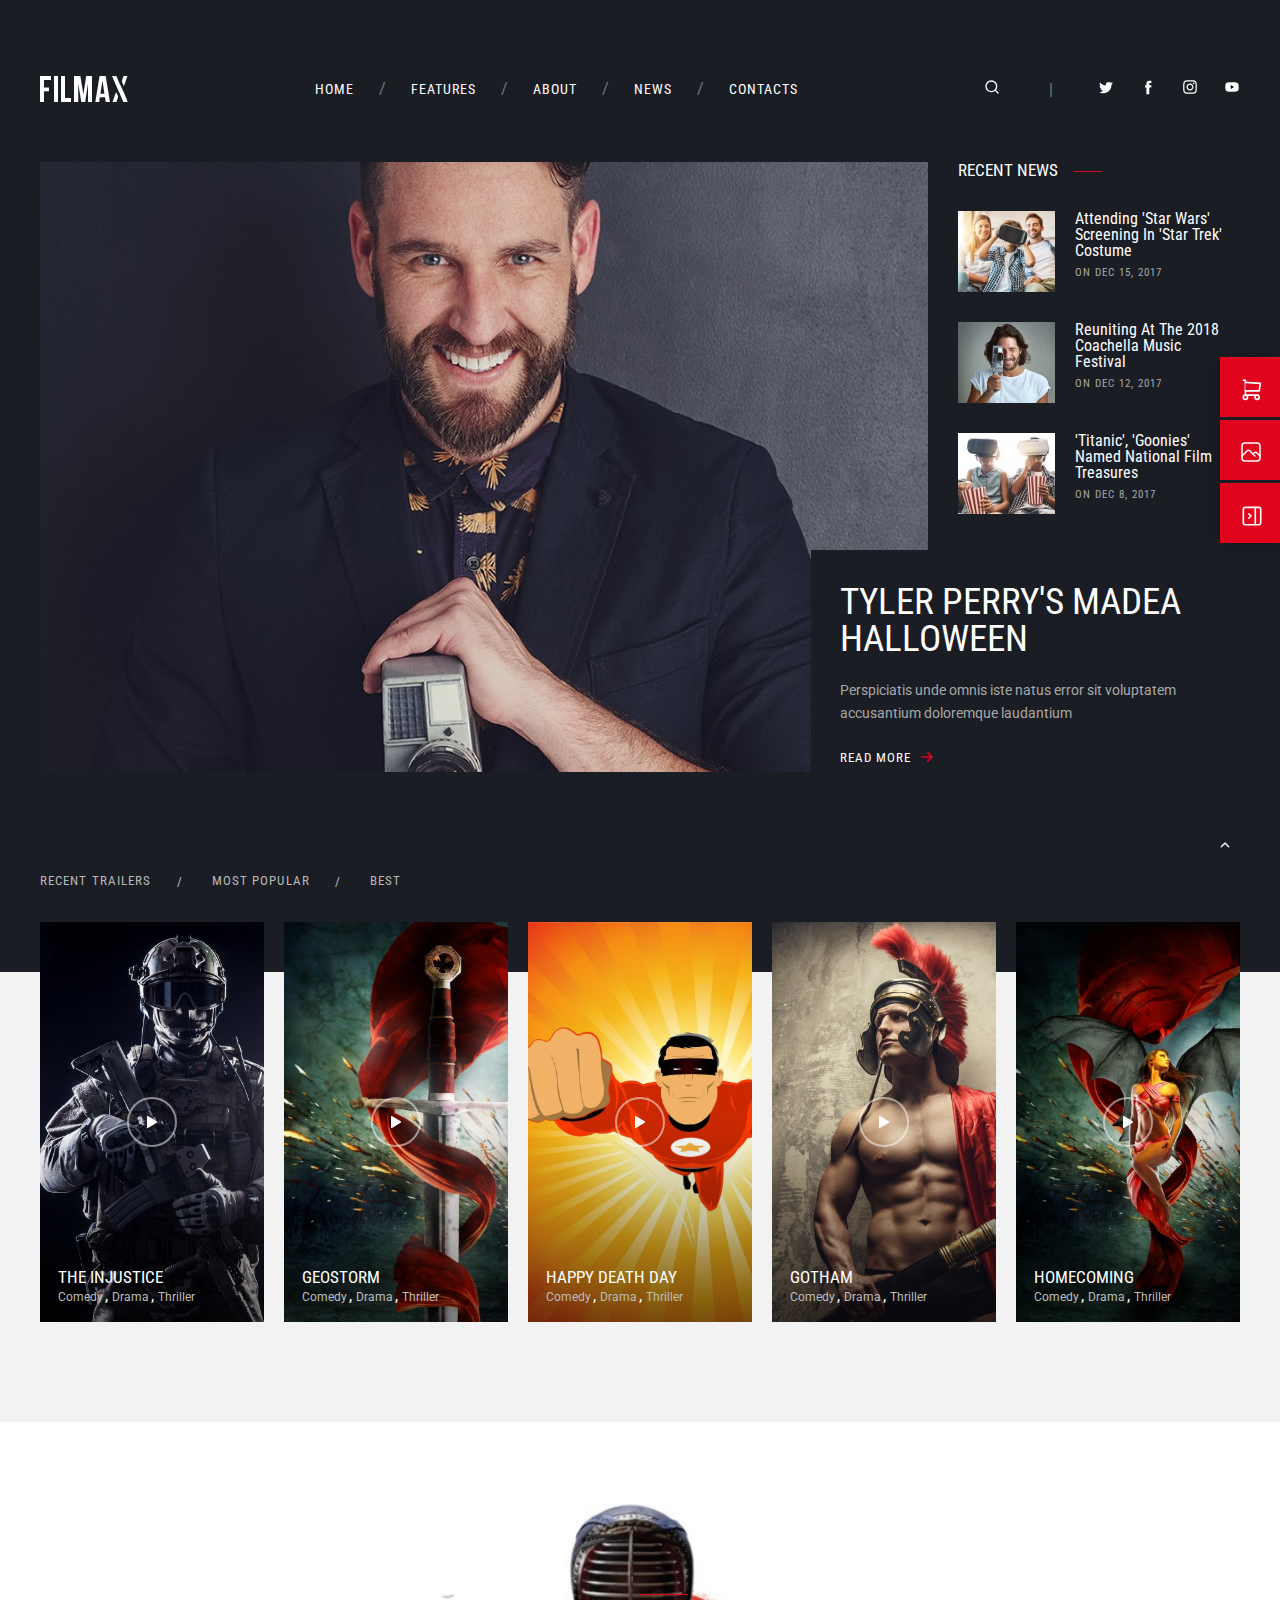
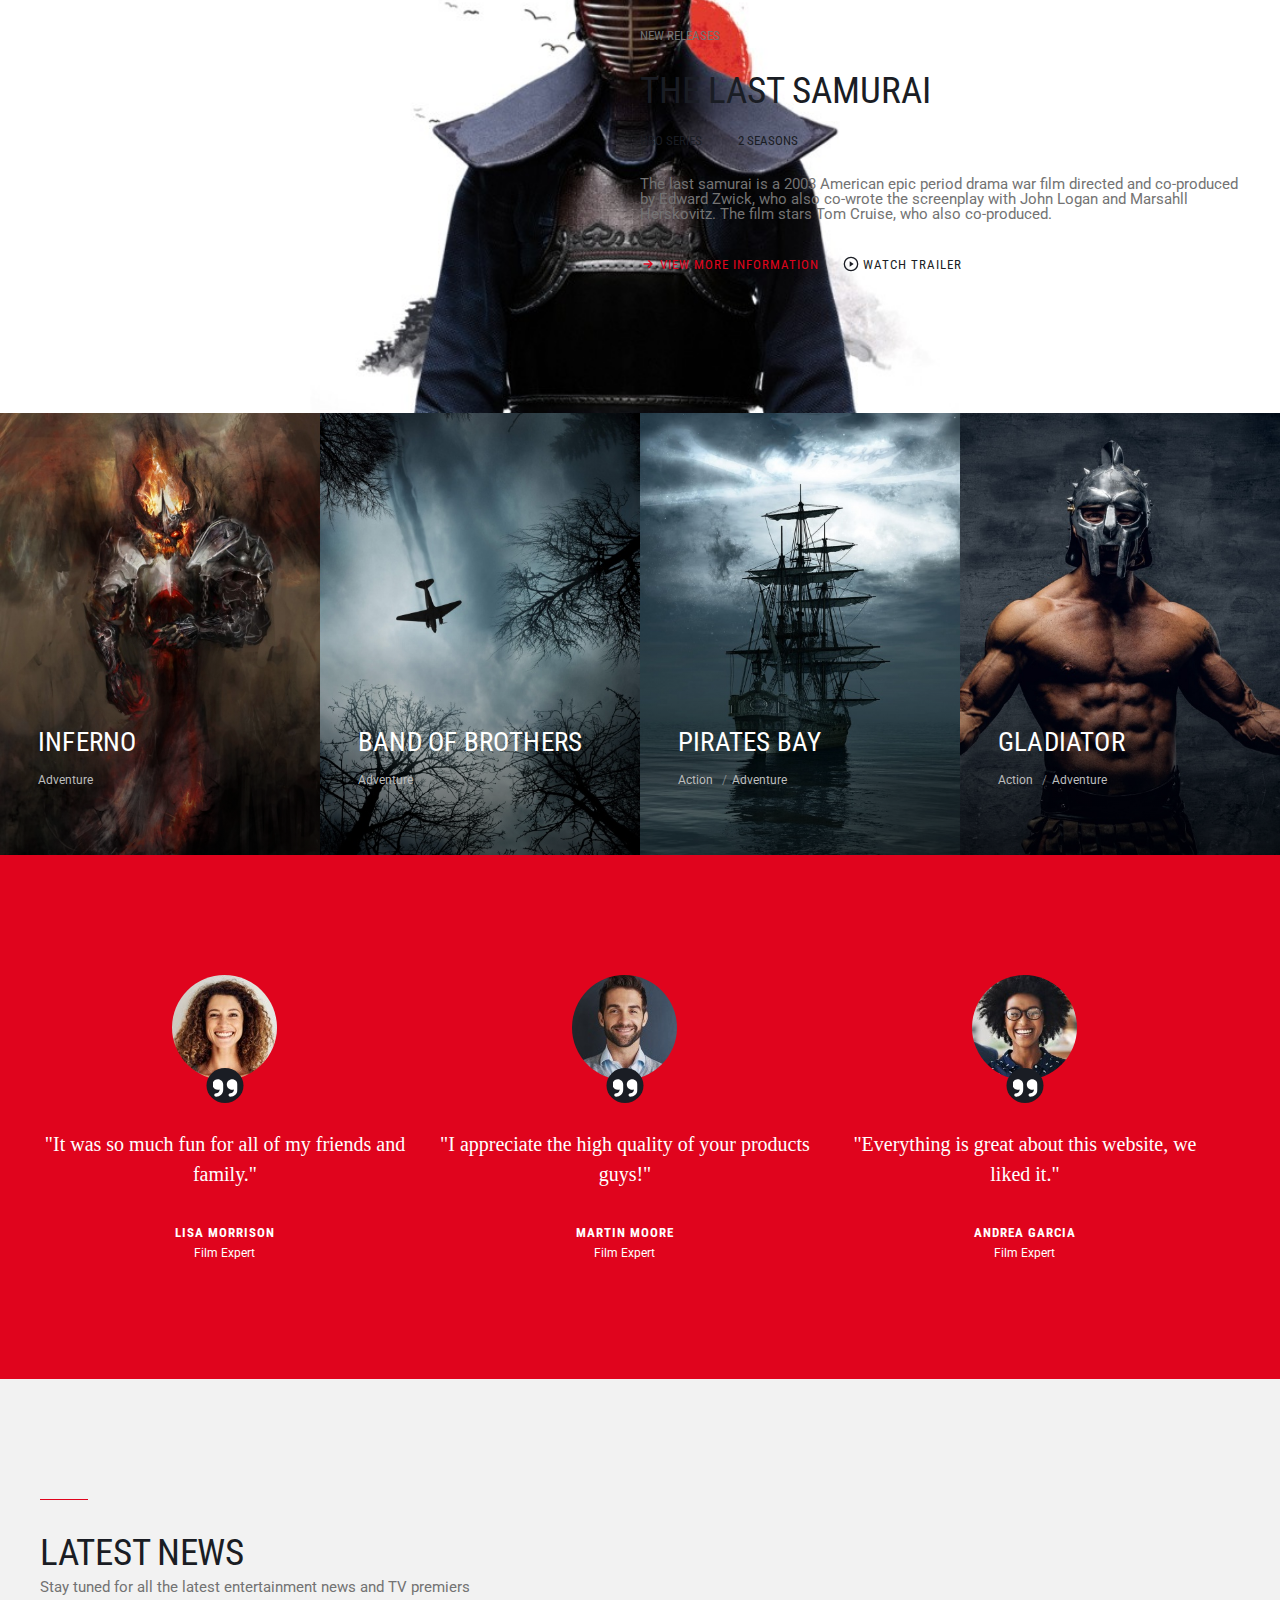
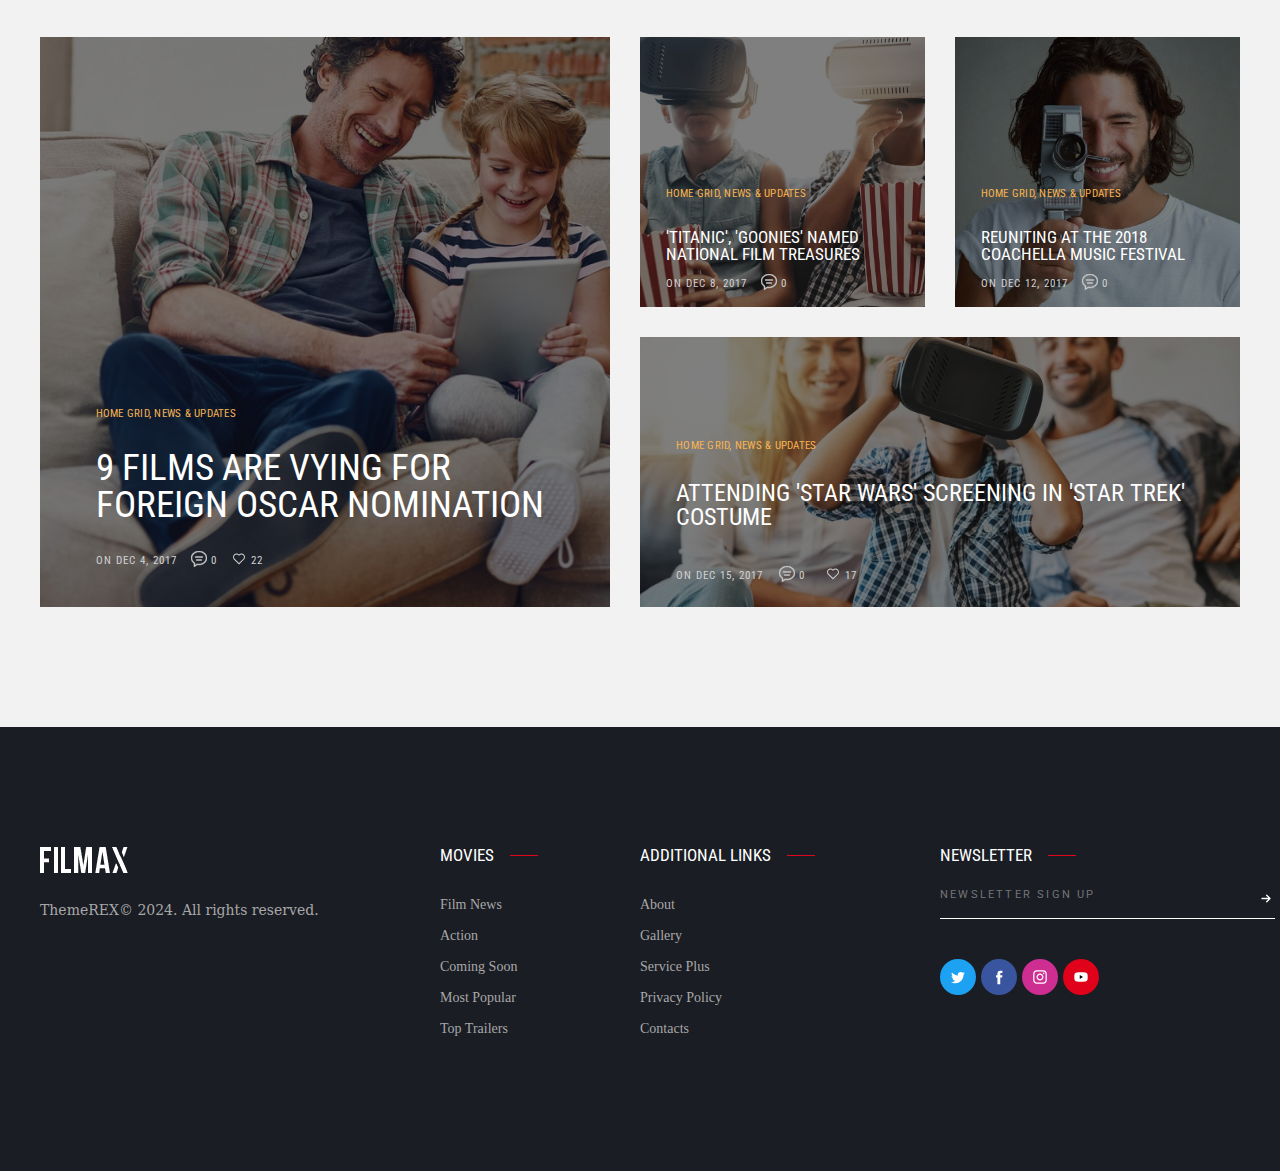
<file: index.html>
<!DOCTYPE html>
<html lang="es">
  <head>
    <meta charset="UTF-8" />
    <meta name="viewport" content="width=device-width, initial-scale=1.0" />
    <title>Página Filmax</title>
    <link rel="preconnect" href="https://fonts.googleapis.com" />
    <link rel="preconnect" href="https://fonts.gstatic.com" crossorigin />
    <link
      href="https://fonts.googleapis.com/css2?family=Roboto+Condensed:ital,wght@0,700;1,700&family=Roboto:wght@400;700&display=swap"
      rel="stylesheet"
    />
    <link rel="stylesheet" href="style.css" />
  </head>

  <!------------- BODY -------------->

  <body>
    <div class="background sticky">
      <header class="header wrapper">
        <img
          src="images/logo-1x.png"
          alt="Logo de la empresa Filmax"
          class="logo"
        />
        <ul class="main-menu">
          <li><a href="#" class="link-default">Home</a></li>
          <li><a href="#" class="link-default">Features</a></li>
          <li><a href="#" class="link-default">About</a></li>
          <li><a href="#" class="link-default">News</a></li>
          <li><a href="#" class="link-default">Contacts</a></li>
        </ul>
        <div class="tools-menu">
          <search class="search">
            <svg
              class="feather feather-search"
              fill="none"
              height="24"
              stroke="currentColor"
              stroke-linecap="round"
              stroke-linejoin="round"
              stroke-width="2"
              viewBox="0 0 24 24"
              width="24"
              xmlns="http://www.w3.org/2000/svg"
            >
              <circle cx="11" cy="11" r="8" />
              <line x1="21" x2="16.65" y1="21" y2="16.65" />
            </svg>
          </search>
          <ul class="social-menu">
            <li>
              <a href="#" class="social-menu-twitter">
                <svg
                  enable-background="new 0 0 56.693 56.693"
                  height="56.693px"
                  id="Layer_1"
                  version="1.1"
                  viewBox="0 0 56.693 56.693"
                  width="56.693px"
                  xml:space="preserve"
                  xmlns="http://www.w3.org/2000/svg"
                  xmlns:xlink="http://www.w3.org/1999/xlink"
                >
                  <path
                    d="M52.837,15.065c-1.811,0.805-3.76,1.348-5.805,1.591c2.088-1.25,3.689-3.23,4.444-5.592c-1.953,1.159-4.115,2-6.418,2.454  c-1.843-1.964-4.47-3.192-7.377-3.192c-5.581,0-10.106,4.525-10.106,10.107c0,0.791,0.089,1.562,0.262,2.303  c-8.4-0.422-15.848-4.445-20.833-10.56c-0.87,1.492-1.368,3.228-1.368,5.082c0,3.506,1.784,6.6,4.496,8.412  c-1.656-0.053-3.215-0.508-4.578-1.265c-0.001,0.042-0.001,0.085-0.001,0.128c0,4.896,3.484,8.98,8.108,9.91  c-0.848,0.23-1.741,0.354-2.663,0.354c-0.652,0-1.285-0.063-1.902-0.182c1.287,4.015,5.019,6.938,9.441,7.019  c-3.459,2.711-7.816,4.327-12.552,4.327c-0.815,0-1.62-0.048-2.411-0.142c4.474,2.869,9.786,4.541,15.493,4.541  c18.591,0,28.756-15.4,28.756-28.756c0-0.438-0.009-0.875-0.028-1.309C49.769,18.873,51.483,17.092,52.837,15.065z"
                  />
                </svg>
              </a>
            </li>
            <li>
              <a href="#" class="social-menu-facebook">
                <svg
                  enable-background="new 0 0 56.693 56.693"
                  height="56.693px"
                  id="Layer_1"
                  version="1.1"
                  viewBox="0 0 56.693 56.693"
                  width="56.693px"
                  xml:space="preserve"
                  xmlns="http://www.w3.org/2000/svg"
                  xmlns:xlink="http://www.w3.org/1999/xlink"
                >
                  <path
                    d="M40.43,21.739h-7.645v-5.014c0-1.883,1.248-2.322,2.127-2.322c0.877,0,5.395,0,5.395,0V6.125l-7.43-0.029  c-8.248,0-10.125,6.174-10.125,10.125v5.518h-4.77v8.53h4.77c0,10.947,0,24.137,0,24.137h10.033c0,0,0-13.32,0-24.137h6.77  L40.43,21.739z"
                  />
                </svg>
              </a>
            </li>
            <li>
              <a href="#" class="social-menu-instagram">
                <svg
                  height="56.693px"
                  style="
                    fill-rule: #ffffff;
                    clip-rule: evenodd;
                    stroke-linejoin: round;
                    stroke-miterlimit: 2;
                  "
                  version="1.1"
                  viewBox="0 0 600 600"
                  width="56.693px"
                  xml:space="preserve"
                  xmlns="http://www.w3.org/2000/svg"
                  xmlns:serif="http://www.serif.com/"
                  xmlns:xlink="http://www.w3.org/1999/xlink"
                >
                  <g transform="matrix(1.01619,0,0,1.01619,44,43.8384)">
                    <path
                      d="M251.921,0.159C183.503,0.159 174.924,0.449 148.054,1.675C121.24,2.899 102.927,7.157 86.902,13.385C70.336,19.823 56.287,28.437 42.282,42.442C28.277,56.447 19.663,70.496 13.225,87.062C6.997,103.086 2.739,121.399 1.515,148.213C0.289,175.083 0,183.662 0,252.08C0,320.497 0.289,329.076 1.515,355.946C2.739,382.76 6.997,401.073 13.225,417.097C19.663,433.663 28.277,447.712 42.282,461.718C56.287,475.723 70.336,484.337 86.902,490.775C102.927,497.002 121.24,501.261 148.054,502.484C174.924,503.71 183.503,504 251.921,504C320.338,504 328.917,503.71 355.787,502.484C382.601,501.261 400.914,497.002 416.938,490.775C433.504,484.337 447.553,475.723 461.559,461.718C475.564,447.712 484.178,433.663 490.616,417.097C496.843,401.073 501.102,382.76 502.325,355.946C503.551,329.076 503.841,320.497 503.841,252.08C503.841,183.662 503.551,175.083 502.325,148.213C501.102,121.399 496.843,103.086 490.616,87.062C484.178,70.496 475.564,56.447 461.559,42.442C447.553,28.437 433.504,19.823 416.938,13.385C400.914,7.157 382.601,2.899 355.787,1.675C328.917,0.449 320.338,0.159 251.921,0.159ZM251.921,45.551C319.186,45.551 327.154,45.807 353.718,47.019C378.28,48.14 391.619,52.244 400.496,55.693C412.255,60.263 420.647,65.723 429.462,74.538C438.278,83.353 443.737,91.746 448.307,103.504C451.757,112.381 455.861,125.72 456.981,150.282C458.193,176.846 458.45,184.814 458.45,252.08C458.45,319.345 458.193,327.313 456.981,353.877C455.861,378.439 451.757,391.778 448.307,400.655C443.737,412.414 438.278,420.806 429.462,429.621C420.647,438.437 412.255,443.896 400.496,448.466C391.619,451.916 378.28,456.02 353.718,457.14C327.158,458.352 319.191,458.609 251.921,458.609C184.65,458.609 176.684,458.352 150.123,457.14C125.561,456.02 112.222,451.916 103.345,448.466C91.586,443.896 83.194,438.437 74.378,429.621C65.563,420.806 60.103,412.414 55.534,400.655C52.084,391.778 47.98,378.439 46.859,353.877C45.647,327.313 45.391,319.345 45.391,252.08C45.391,184.814 45.647,176.846 46.859,150.282C47.98,125.72 52.084,112.381 55.534,103.504C60.103,91.746 65.563,83.353 74.378,74.538C83.194,65.723 91.586,60.263 103.345,55.693C112.222,52.244 125.561,48.14 150.123,47.019C176.687,45.807 184.655,45.551 251.921,45.551Z"
                      style="fill-rule: nonzero"
                    />
                    <path
                      d="M251.921,336.053C205.543,336.053 167.947,298.457 167.947,252.08C167.947,205.702 205.543,168.106 251.921,168.106C298.298,168.106 335.894,205.702 335.894,252.08C335.894,298.457 298.298,336.053 251.921,336.053ZM251.921,122.715C180.474,122.715 122.556,180.633 122.556,252.08C122.556,323.526 180.474,381.444 251.921,381.444C323.367,381.444 381.285,323.526 381.285,252.08C381.285,180.633 323.367,122.715 251.921,122.715Z"
                      style="fill-rule: nonzero"
                    />
                    <path
                      d="M416.627,117.604C416.627,134.3 403.092,147.834 386.396,147.834C369.701,147.834 356.166,134.3 356.166,117.604C356.166,100.908 369.701,87.374 386.396,87.374C403.092,87.374 416.627,100.908 416.627,117.604Z"
                      style="fill-rule: nonzero"
                    />
                  </g>
                </svg>
              </a>
            </li>
            <li>
              <a href="#" class="social-menu-youtube">
                <svg
                  height="56.693px"
                  style="
                    fill-rule: evenodd;
                    clip-rule: evenodd;
                    stroke-linejoin: round;
                    stroke-miterlimit: 1.41421;
                  "
                  version="1.1"
                  viewBox="0 0 24 24"
                  width="56.693px"
                  xml:space="preserve"
                  xmlns="http://www.w3.org/2000/svg"
                  xmlns:serif="http://www.serif.com/"
                  xmlns:xlink="http://www.w3.org/1999/xlink"
                >
                  <rect
                    height="56.693px"
                    id="Artboard15"
                    style="fill: none"
                    width="56.693px"
                    x="0"
                    y="0"
                  />
                  <g>
                    <path
                      d="M2.093,9.075c0.125,-1.941 1.629,-3.509 3.562,-3.716c2.005,-0.202 4.136,-0.311 6.345,-0.311c2.209,0 4.34,0.109 6.345,0.312c1.933,0.206 3.437,1.774 3.562,3.715c0.061,0.956 0.093,1.933 0.093,2.925c0,0.992 -0.032,1.969 -0.093,2.925c-0.125,1.941 -1.629,3.509 -3.562,3.716c-2.005,0.202 -4.136,0.311 -6.345,0.311c-2.209,0 -4.34,-0.109 -6.345,-0.312c-1.933,-0.206 -3.437,-1.774 -3.562,-3.715c-0.061,-0.956 -0.093,-1.933 -0.093,-2.925c0,-0.992 0.032,-1.969 0.093,-2.925Z"
                    />
                    <path
                      d="M15.055,12l-4.909,2.995l0,-5.99l4.909,2.995Z"
                      style="fill: #000000"
                    />
                  </g>
                </svg>
              </a>
            </li>
          </ul>
        </div>
      </header>
    </div>

    <!------------- MAIN -------------->

    <main>
      <div class="background">
        <section class="hero-banner wrapper">
          <img src="images/top-promo.jpg" alt="" class="hero-banner__image" />
          <div class="hero-banner__data">
            <p class="hero-banner__tittle">TYLER PERRY'S MADEA HALLOWEEN</p>
            <p class="hero-banner__description">
              Perspiciatis unde omnis iste natus error sit voluptatem
              accusantium doloremque laudantium
            </p>
            <a href="#" class="hero-banner__link"
              >Read More
              <svg
                width="800px"
                height="800px"
                viewBox="0 0 24 24"
                fill="none"
                xmlns="http://www.w3.org/2000/svg"
              >
                <path
                  d="M6 12H18M18 12L13 7M18 12L13 17"
                  stroke="#e0041d"
                  stroke-width="2"
                  stroke-linecap="round"
                  stroke-linejoin="round"
                />
              </svg>
            </a>
          </div>

          <!------------- ASIDE -------------->

          <aside class="aside">
            <h2 class="aside__tittle">Recent News</h2>
            <ul class="aside__list">
              <li class="aside__item">
                <img
                  src="images/post-6-copyright-97x81.jpg"
                  alt=""
                  class="aside__image"
                />
                <div>
                  <h3>
                    <a href="#" class="aside__subtittle">
                      Attending 'Star Wars' Screening in 'Star Trek' Costume
                    </a>
                  </h3>
                  <time>
                    <a href="#" class="aside__date">On Dec 15, 2017</a>
                  </time>
                </div>
              </li>
              <li class="aside__item">
                <img
                  src="images/post-5-copyright-97x81.jpg"
                  alt=""
                  class="aside__image"
                />
                <div>
                  <h3>
                    <a href="#" class="aside__subtittle">
                      Reuniting at the 2018 Coachella Music Festival</a
                    >
                  </h3>
                  <time>
                    <a href="#" class="aside__date">On Dec 12, 2017</a>
                  </time>
                </div>
              </li>
              <li class="aside__item">
                <img
                  src="images/post-12-copyright-97x81.jpg"
                  alt=""
                  class="aside__image"
                />
                <div>
                  <h3>
                    <a href="#" class="aside__subtittle">
                      'Titanic', 'Goonies' Named National Film Treasures
                    </a>
                  </h3>
                  <time>
                    <a href="#" class="aside__date">On Dec 8, 2017</a>
                  </time>
                </div>
              </li>
            </ul>
          </aside>
        </section>
      </div>

      <!------------- SLIDER -------------->

      <section class="slider-films wrapper">
        <div class="slider-films__buttons">
          <a href="#" class="slider-films__button active">Recent Trailers</a>
          <a href="#" class="slider-films__button active">Most popular</a>
          <a href="#" class="slider-films__button active">Best</a>
        </div>
        <article class="slider">
          <div class="slider__slide slide1">
            <div class="slider__slide-data">
              <svg
                height="512px"
                id="Layer_1"
                style="enable-background: new 0 0 512 512"
                version="1.1"
                viewBox="0 0 512 512"
                width="512px"
                xml:space="preserve"
                xmlns="http://www.w3.org/2000/svg"
                xmlns:xlink="http://www.w3.org/1999/xlink"
              >
                <path
                  d="M405.2,232.9L126.8,67.2c-3.4-2-6.9-3.2-10.9-3.2c-10.9,0-19.8,9-19.8,20H96v344h0.1c0,11,8.9,20,19.8,20  c4.1,0,7.5-1.4,11.2-3.4l278.1-165.5c6.6-5.5,10.8-13.8,10.8-23.1C416,246.7,411.8,238.5,405.2,232.9z"
                />
              </svg>
              <h3>
                <a href="" class="slider__slide-tittle">The Injustice</a>
              </h3>
              <div>
                <a class="slider__slide-genre" href="#">Comedy</a>,
                <a class="slider__slide-genre" href="#">Drama</a>,
                <a class="slider__slide-genre" href="#">Thriller</a>
              </div>
            </div>
          </div>
          <div class="slider__slide slide2">
            <div class="slider__slide-data">
              <svg
                height="512px"
                id="Layer_1"
                style="enable-background: new 0 0 512 512"
                version="1.1"
                viewBox="0 0 512 512"
                width="512px"
                xml:space="preserve"
                xmlns="http://www.w3.org/2000/svg"
                xmlns:xlink="http://www.w3.org/1999/xlink"
              >
                <path
                  d="M405.2,232.9L126.8,67.2c-3.4-2-6.9-3.2-10.9-3.2c-10.9,0-19.8,9-19.8,20H96v344h0.1c0,11,8.9,20,19.8,20  c4.1,0,7.5-1.4,11.2-3.4l278.1-165.5c6.6-5.5,10.8-13.8,10.8-23.1C416,246.7,411.8,238.5,405.2,232.9z"
                />
              </svg>
              <h3>
                <a href="#" class="slider__slide-tittle">Geostorm</a>
              </h3>
              <div>
                <a class="slider__slide-genre" href="#">Comedy</a>,
                <a class="slider__slide-genre" href="#">Drama</a>,
                <a class="slider__slide-genre" href="#">Thriller</a>
              </div>
            </div>
          </div>
          <div class="slider__slide slide3">
            <div>
              <svg
                height="512px"
                id="Layer_1"
                style="enable-background: new 0 0 512 512"
                version="1.1"
                viewBox="0 0 512 512"
                width="512px"
                xml:space="preserve"
                xmlns="http://www.w3.org/2000/svg"
                xmlns:xlink="http://www.w3.org/1999/xlink"
              >
                <path
                  d="M405.2,232.9L126.8,67.2c-3.4-2-6.9-3.2-10.9-3.2c-10.9,0-19.8,9-19.8,20H96v344h0.1c0,11,8.9,20,19.8,20  c4.1,0,7.5-1.4,11.2-3.4l278.1-165.5c6.6-5.5,10.8-13.8,10.8-23.1C416,246.7,411.8,238.5,405.2,232.9z"
                />
              </svg>
              <h3>
                <a href="#" class="slider__slide-tittle">Happy death day</a>
              </h3>
              <div>
                <a class="slider__slide-genre" href="#">Comedy</a>,
                <a class="slider__slide-genre" href="#">Drama</a>,
                <a class="slider__slide-genre" href="#">Thriller</a>
              </div>
            </div>
          </div>
          <div class="slider__slide slide4">
            <div class="slider__slide-data">
              <svg
                height="512px"
                id="Layer_1"
                style="enable-background: new 0 0 512 512"
                version="1.1"
                viewBox="0 0 512 512"
                width="512px"
                xml:space="preserve"
                xmlns="http://www.w3.org/2000/svg"
                xmlns:xlink="http://www.w3.org/1999/xlink"
              >
                <path
                  d="M405.2,232.9L126.8,67.2c-3.4-2-6.9-3.2-10.9-3.2c-10.9,0-19.8,9-19.8,20H96v344h0.1c0,11,8.9,20,19.8,20  c4.1,0,7.5-1.4,11.2-3.4l278.1-165.5c6.6-5.5,10.8-13.8,10.8-23.1C416,246.7,411.8,238.5,405.2,232.9z"
                />
              </svg>
              <h3>
                <a href="#" class="slider__slide-tittle">Gotham</a>
              </h3>
              <div>
                <a class="slider__slide-genre" href="#">Comedy</a>,
                <a class="slider__slide-genre" href="#">Drama</a>,
                <a class="slider__slide-genre" href="#">Thriller</a>
              </div>
            </div>
          </div>
          <div class="slider__slide slide5">
            <div class="slider__slide-data">
              <svg
                height="512px"
                id="Layer_1"
                style="enable-background: new 0 0 512 512"
                version="1.1"
                viewBox="0 0 512 512"
                width="512px"
                xml:space="preserve"
                xmlns="http://www.w3.org/2000/svg"
                xmlns:xlink="http://www.w3.org/1999/xlink"
              >
                <path
                  d="M405.2,232.9L126.8,67.2c-3.4-2-6.9-3.2-10.9-3.2c-10.9,0-19.8,9-19.8,20H96v344h0.1c0,11,8.9,20,19.8,20  c4.1,0,7.5-1.4,11.2-3.4l278.1-165.5c6.6-5.5,10.8-13.8,10.8-23.1C416,246.7,411.8,238.5,405.2,232.9z"
                />
              </svg>
              <h3>
                <a href="#" class="slider__slide-tittle">Homecoming</a>
              </h3>
              <div>
                <a class="slider__slide-genre" href="#">Comedy</a>,
                <a class="slider__slide-genre" href="#">Drama</a>,
                <a class="slider__slide-genre" href="#">Thriller</a>
              </div>
            </div>
          </div>
        </article>
      </section>

      <!------------- RELEASES -------------->

      <div class="bg-image">
        <section class="releases wrapper">
          <article class="releases__article">
            <h2 class="releases__title">New releases</h2>
            <h3 class="releases__subtitle">The last samurai</h3>
            <div class="releases__info">
              <span>HBO Series</span><span>2 seasons</span>
            </div>
            <p class="releases__description">
              The last samurai is a 2003 American epic period drama war film
              directed and co-produced by Edward Zwick, who also co-wrote the
              screenplay with John Logan and Marsahll Herskovitz. The film stars
              Tom Cruise, who also co-produced.
            </p>
            <div class="releases__actions">
              <a href="#" class="releases__link"
                ><svg
                  width="800px"
                  height="800px"
                  viewBox="0 0 24 24"
                  fill="none"
                  xmlns="http://www.w3.org/2000/svg"
                >
                  <path
                    d="M6 12H18M18 12L13 7M18 12L13 17"
                    stroke="#e0041d"
                    stroke-width="2"
                    stroke-linecap="round"
                    stroke-linejoin="round"
                  />
                </svg>
                View more information</a
              >
              <a href="#" class="releases__link">
                <svg
                  fill="#000000"
                  width="800px"
                  height="800px"
                  viewBox="0 0 24 24"
                  xmlns="http://www.w3.org/2000/svg"
                >
                  <path
                    d="M12,1A11,11,0,1,0,23,12,11.013,11.013,0,0,0,12,1Zm0,20a9,9,0,1,1,9-9A9.011,9.011,0,0,1,12,21ZM10,8l6,4-6,4Z"
                  />
                </svg>
                Watch trailer</a
              >
            </div>
          </article>
        </section>
      </div>

      <!------------- MOVIES -------------->

      <section class="movies">
        <article class="movies__article">
          <img
            src="images/post-27-copyright-485x665.jpg"
            alt=""
            class="movies__image"
          />
          <div class="movies__data">
            <h3>
              <a href="#" class="movies__title">Inferno</a>
            </h3>
            <a href="#" class="movies__genre">Adventure</a>
            <div class="movies__actions">
              <a href="#" class="movies__links">
                <svg
                  width="800px"
                  height="800px"
                  viewBox="0 0 15 15"
                  fill="none"
                  xmlns="http://www.w3.org/2000/svg"
                >
                  <path
                    d="M6.74807 5.06588C6.59332 4.97745 6.40319 4.97808 6.24904 5.06754C6.09488 5.15701 6 5.32176 6 5.5V9.5C6 9.67824 6.09488 9.84299 6.24904 9.93246C6.40319 10.0219 6.59332 10.0226 6.74807 9.93412L10.2481 7.93412C10.4039 7.8451 10.5 7.67943 10.5 7.5C10.5 7.32057 10.4039 7.1549 10.2481 7.06588L6.74807 5.06588Z"
                    fill="#f8b350"
                  />
                </svg>
                Watch trailer</a
              >
              <a href="#" class="movies__links">
                <svg
                  width="800px"
                  height="800px"
                  viewBox="0 0 24 24"
                  fill="none"
                  xmlns="http://www.w3.org/2000/svg"
                >
                  <path
                    d="M6 12H18M18 12L13 7M18 12L13 17"
                    stroke="#f8b350"
                    stroke-width="2"
                    stroke-linecap="round"
                    stroke-linejoin="round"
                  />
                </svg>
                More Information</a
              >
            </div>
          </div>
        </article>
        <article class="movies__article">
          <img
            src="images/post-25-copyright-485x665.jpg"
            alt=""
            class="movies__image"
          />
          <div class="movies__data">
            <h3>
              <a href="#" class="movies__title">Band of Brothers</a>
            </h3>
            <a href="#" class="movies__genre">Adventure</a>
            <div class="movies__actions">
              <a href="" class="movies__links">
                <svg
                  width="800px"
                  height="800px"
                  viewBox="0 0 15 15"
                  fill="none"
                  xmlns="http://www.w3.org/2000/svg"
                >
                  <path
                    d="M6.74807 5.06588C6.59332 4.97745 6.40319 4.97808 6.24904 5.06754C6.09488 5.15701 6 5.32176 6 5.5V9.5C6 9.67824 6.09488 9.84299 6.24904 9.93246C6.40319 10.0219 6.59332 10.0226 6.74807 9.93412L10.2481 7.93412C10.4039 7.8451 10.5 7.67943 10.5 7.5C10.5 7.32057 10.4039 7.1549 10.2481 7.06588L6.74807 5.06588Z"
                    fill="#f8b350"
                  />
                </svg>
                Watch trailer</a
              >
              <a href="#" class="movies__links">
                <svg
                  width="800px"
                  height="800px"
                  viewBox="0 0 24 24"
                  fill="none"
                  xmlns="http://www.w3.org/2000/svg"
                >
                  <path
                    d="M6 12H18M18 12L13 7M18 12L13 17"
                    stroke="#f8b350"
                    stroke-width="2"
                    stroke-linecap="round"
                    stroke-linejoin="round"
                  />
                </svg>
                More Information</a
              >
            </div>
          </div>
        </article>
        <article class="movies__article">
          <img
            src="images/post-23-copyright-485x665.jpg"
            alt=""
            class="movies__image"
          />
          <div class="movies__data">
            <h3>
              <a href="#" class="movies__title">Pirates Bay</a>
            </h3>
            <a href="#" class="movies__genre">Action</a>
            <a href="#" class="movies__genre">Adventure</a>
            <div class="movies__actions">
              <a href="#" class="movies__links">
                <svg
                  width="800px"
                  height="800px"
                  viewBox="0 0 15 15"
                  fill="none"
                  xmlns="http://www.w3.org/2000/svg"
                >
                  <path
                    d="M6.74807 5.06588C6.59332 4.97745 6.40319 4.97808 6.24904 5.06754C6.09488 5.15701 6 5.32176 6 5.5V9.5C6 9.67824 6.09488 9.84299 6.24904 9.93246C6.40319 10.0219 6.59332 10.0226 6.74807 9.93412L10.2481 7.93412C10.4039 7.8451 10.5 7.67943 10.5 7.5C10.5 7.32057 10.4039 7.1549 10.2481 7.06588L6.74807 5.06588Z"
                    fill="#f8b350"
                  />
                </svg>
                Watch trailer</a
              >
              <a href="#" class="movies__links">
                <svg
                  width="800px"
                  height="800px"
                  viewBox="0 0 24 24"
                  fill="none"
                  xmlns="http://www.w3.org/2000/svg"
                >
                  <path
                    d="M6 12H18M18 12L13 7M18 12L13 17"
                    stroke="#f8b350"
                    stroke-width="2"
                    stroke-linecap="round"
                    stroke-linejoin="round"
                  />
                </svg>
                More Information</a
              >
            </div>
          </div>
        </article>
        <article class="movies__article">
          <img
            src="images/post-29-copyright-485x665.jpg"
            alt=""
            class="movies__image"
          />
          <div class="movies__data">
            <h3>
              <a href="detailPage/gladiator.html" class="movies__title"
                >Gladiator
              </a>
            </h3>
            <a href="#" class="movies__genre">Action</a>
            <a href="#" class="movies__genre">Adventure</a>
            <div class="movies__actions">
              <a href="#" class="movies__links">
                <svg
                  width="800px"
                  height="800px"
                  viewBox="0 0 15 15"
                  fill="none"
                  xmlns="http://www.w3.org/2000/svg"
                >
                  <path
                    d="M6.74807 5.06588C6.59332 4.97745 6.40319 4.97808 6.24904 5.06754C6.09488 5.15701 6 5.32176 6 5.5V9.5C6 9.67824 6.09488 9.84299 6.24904 9.93246C6.40319 10.0219 6.59332 10.0226 6.74807 9.93412L10.2481 7.93412C10.4039 7.8451 10.5 7.67943 10.5 7.5C10.5 7.32057 10.4039 7.1549 10.2481 7.06588L6.74807 5.06588Z"
                    fill="#f8b350"
                  />
                </svg>
                Watch trailer</a
              >
              <a href="#" class="movies__links">
                <svg
                  width="800px"
                  height="800px"
                  viewBox="0 0 24 24"
                  fill="none"
                  xmlns="http://www.w3.org/2000/svg"
                >
                  <path
                    d="M6 12H18M18 12L13 7M18 12L13 17"
                    stroke="#f8b350"
                    stroke-width="2"
                    stroke-linecap="round"
                    stroke-linejoin="round"
                  />
                </svg>
                More Information</a
              >
            </div>
          </div>
        </article>
      </section>

      <!------------- OPINIONS -------------->

      <section class="opinions">
        <div class="wrapper opinions__wrapper">
          <article class="opinions__opinion">
            <div class="opinions__image-box">
              <img
                src="images/team-11-copyright-105x105.jpg"
                alt=""
                class="opinions__image"
              />
            </div>
            <p class="opinions__text">
              "It was so much fun for all of my friends and family."
            </p>
            <p class="opinions__name">Lisa Morrison</p>
            <p class="opinions__job">Film Expert</p>
          </article>
          <article class="opinions__opinion">
            <div class="opinions__image-box">
              <img
                src="images/1test-copyright-105x105.jpg"
                alt=""
                class="opinions__image"
              />
            </div>
            <p class="opinions__text">
              "I appreciate the high quality of your products guys!"
            </p>
            <p class="opinions__name">Martin Moore</p>
            <p class="opinions__job">Film Expert</p>
          </article>
          <article class="opinions__opinion">
            <div class="opinions__image-box">
              <img
                src="images/2test-copyright-105x105.jpg"
                alt=""
                class="opinions__image"
              />
            </div>
            <p class="opinions__text">
              "Everything is great about this website, we liked it."
            </p>
            <p class="opinions__name">Andrea Garcia</p>
            <p class="opinions__job">Film Expert</p>
          </article>
          <article class="opinions__opinion">
            <div class="opinions__image-box">
              <img
                src="images/3test-copyright-105x105.jpg"
                alt=""
                class="opinions__image"
              />
            </div>
            <p class="opinions__text">
              "This was fun for all of my friends. Thank you so much!"
            </p>
            <p class="opinions__name">Mike Stevens</p>
            <p class="opinions__job">Film Expert</p>
          </article>
        </div>
      </section>

      <!------------- GRID -------------->

      <section class="news wrapper">
        <h2 class="news__title">Latest news</h2>
        <p class="news__description">
          Stay tuned for all the latest entertainment news and TV premiers
        </p>
        <div class="news__grid">
          <article class="news__gridarticle article1">
            <p class="news__gridcategory">Home grid, news & updates</p>
            <h3>
              <a href="#" class="news__gridtitle">
                9 films are vying for foreign oscar nomination
              </a>
            </h3>
            <div class="news__griddata">
              <time>
                <a href="#" class="news__date">On dec 4, 2017 </a>
              </time>
              <a href="#" class="news__comments">
                <svg
                  width="800px"
                  height="800px"
                  viewBox="0 0 32 32"
                  version="1.1"
                  xmlns="http://www.w3.org/2000/svg"
                  xmlns:xlink="http://www.w3.org/1999/xlink"
                  xmlns:sketch="http://www.bohemiancoding.com/sketch/ns"
                >
                  <title>comment-2</title>
                  <desc>Created with Sketch Beta.</desc>
                  <defs></defs>
                  <g
                    id="Page-1"
                    stroke="#bdbdbd"
                    stroke-width="1"
                    fill=""
                    fill-rule="evenodd"
                    sketch:type="MSPage"
                  >
                    <g
                      id="Icon-Set"
                      sketch:type="MSLayerGroup"
                      transform="translate(-152.000000, -255.000000)"
                      fill=""
                    >
                      <path
                        d="M168,281 C166.832,281 165.704,280.864 164.62,280.633 L159.912,283.463 L159.975,278.824 C156.366,276.654 154,273.066 154,269 C154,262.373 160.268,257 168,257 C175.732,257 182,262.373 182,269 C182,275.628 175.732,281 168,281 L168,281 Z M168,255 C159.164,255 152,261.269 152,269 C152,273.419 154.345,277.354 158,279.919 L158,287 L165.009,282.747 C165.979,282.907 166.977,283 168,283 C176.836,283 184,276.732 184,269 C184,261.269 176.836,255 168,255 L168,255 Z M175,266 L161,266 C160.448,266 160,266.448 160,267 C160,267.553 160.448,268 161,268 L175,268 C175.552,268 176,267.553 176,267 C176,266.448 175.552,266 175,266 L175,266 Z M173,272 L163,272 C162.448,272 162,272.447 162,273 C162,273.553 162.448,274 163,274 L173,274 C173.552,274 174,273.553 174,273 C174,272.447 173.552,272 173,272 L173,272 Z"
                        id="comment-2"
                        sketch:type="MSShapeGroup"
                      ></path>
                    </g>
                  </g>
                </svg>
                <span class="post_counters_number">0</span>
                <span class="post_counters_label"></span>
              </a>
              <a href="#" class="news__likes">
                <svg
                  width="800px"
                  height="800px"
                  viewBox="0 0 24 24"
                  fill="#bdbdbd"
                  xmlns="http://www.w3.org/2000/svg"
                >
                  <path
                    fill-rule="evenodd"
                    clip-rule="evenodd"
                    d="M11.993 5.09691C11.0387 4.25883 9.78328 3.75 8.40796 3.75C5.42122 3.75 3 6.1497 3 9.10988C3 10.473 3.50639 11.7242 4.35199 12.67L12 20.25L19.4216 12.8944L19.641 12.6631C20.4866 11.7172 21 10.473 21 9.10988C21 6.1497 18.5788 3.75 15.592 3.75C14.2167 3.75 12.9613 4.25883 12.007 5.09692L12 5.08998L11.993 5.09691ZM12 7.09938L12.0549 7.14755L12.9079 6.30208L12.9968 6.22399C13.6868 5.61806 14.5932 5.25 15.592 5.25C17.763 5.25 19.5 6.99073 19.5 9.10988C19.5 10.0813 19.1385 10.9674 18.5363 11.6481L18.3492 11.8453L12 18.1381L5.44274 11.6391C4.85393 10.9658 4.5 10.0809 4.5 9.10988C4.5 6.99073 6.23699 5.25 8.40796 5.25C9.40675 5.25 10.3132 5.61806 11.0032 6.22398L11.0921 6.30203L11.9452 7.14752L12 7.09938Z"
                    fill=""
                  />
                </svg>
                <span class="news__counters_number">22</span>
                <span class="news__counters_label"></span>
              </a>
            </div>
          </article>
          <article class="news__gridarticle article2">
            <p class="news__gridcategory">Home grid, news & updates</p>
            <h3>
              <a href="#" class="news__gridtitle">
                'Titanic', 'Goonies' named national film treasures
              </a>
            </h3>
            <div class="news__griddata">
              <time>
                <a href="#" class="news__date">On dec 8, 2017</a>
              </time>
              <a href="#" class="news__comments">
                <svg
                  width="800px"
                  height="800px"
                  viewBox="0 0 32 32"
                  version="1.1"
                  xmlns="http://www.w3.org/2000/svg"
                  xmlns:xlink="http://www.w3.org/1999/xlink"
                  xmlns:sketch="http://www.bohemiancoding.com/sketch/ns"
                >
                  <title>comment-2</title>
                  <desc>Created with Sketch Beta.</desc>
                  <defs></defs>
                  <g
                    id="Page-1"
                    stroke="#bdbdbd"
                    stroke-width="1"
                    fill=""
                    fill-rule="evenodd"
                    sketch:type="MSPage"
                  >
                    <g
                      id="Icon-Set"
                      sketch:type="MSLayerGroup"
                      transform="translate(-152.000000, -255.000000)"
                      fill=""
                    >
                      <path
                        d="M168,281 C166.832,281 165.704,280.864 164.62,280.633 L159.912,283.463 L159.975,278.824 C156.366,276.654 154,273.066 154,269 C154,262.373 160.268,257 168,257 C175.732,257 182,262.373 182,269 C182,275.628 175.732,281 168,281 L168,281 Z M168,255 C159.164,255 152,261.269 152,269 C152,273.419 154.345,277.354 158,279.919 L158,287 L165.009,282.747 C165.979,282.907 166.977,283 168,283 C176.836,283 184,276.732 184,269 C184,261.269 176.836,255 168,255 L168,255 Z M175,266 L161,266 C160.448,266 160,266.448 160,267 C160,267.553 160.448,268 161,268 L175,268 C175.552,268 176,267.553 176,267 C176,266.448 175.552,266 175,266 L175,266 Z M173,272 L163,272 C162.448,272 162,272.447 162,273 C162,273.553 162.448,274 163,274 L173,274 C173.552,274 174,273.553 174,273 C174,272.447 173.552,272 173,272 L173,272 Z"
                        id="comment-2"
                        sketch:type="MSShapeGroup"
                      ></path>
                    </g>
                  </g>
                </svg>
                <span class="news__counters_number">0</span>
                <span class="news__counters_label"></span>
              </a>
            </div>
          </article>
          <article class="news__gridarticle article3">
            <p class="news__gridcategory">Home grid, news & updates</p>
            <h3>
              <a href="#" class="news__gridtitle">
                Reuniting at the 2018 coachella music festival
              </a>
            </h3>
            <div class="news__griddata">
              <time>
                <a href="#" class="news__date">On dec 12, 2017</a>
              </time>
              <a href="#" class="news__comments">
                <svg
                  width="800px"
                  height="800px"
                  viewBox="0 0 32 32"
                  version="1.1"
                  xmlns="http://www.w3.org/2000/svg"
                  xmlns:xlink="http://www.w3.org/1999/xlink"
                  xmlns:sketch="http://www.bohemiancoding.com/sketch/ns"
                >
                  <title>comment-2</title>
                  <desc>Created with Sketch Beta.</desc>
                  <defs></defs>
                  <g
                    id="Page-1"
                    stroke="#bdbdbd"
                    stroke-width="1"
                    fill=""
                    fill-rule="evenodd"
                    sketch:type="MSPage"
                  >
                    <g
                      id="Icon-Set"
                      sketch:type="MSLayerGroup"
                      transform="translate(-152.000000, -255.000000)"
                      fill=""
                    >
                      <path
                        d="M168,281 C166.832,281 165.704,280.864 164.62,280.633 L159.912,283.463 L159.975,278.824 C156.366,276.654 154,273.066 154,269 C154,262.373 160.268,257 168,257 C175.732,257 182,262.373 182,269 C182,275.628 175.732,281 168,281 L168,281 Z M168,255 C159.164,255 152,261.269 152,269 C152,273.419 154.345,277.354 158,279.919 L158,287 L165.009,282.747 C165.979,282.907 166.977,283 168,283 C176.836,283 184,276.732 184,269 C184,261.269 176.836,255 168,255 L168,255 Z M175,266 L161,266 C160.448,266 160,266.448 160,267 C160,267.553 160.448,268 161,268 L175,268 C175.552,268 176,267.553 176,267 C176,266.448 175.552,266 175,266 L175,266 Z M173,272 L163,272 C162.448,272 162,272.447 162,273 C162,273.553 162.448,274 163,274 L173,274 C173.552,274 174,273.553 174,273 C174,272.447 173.552,272 173,272 L173,272 Z"
                        id="comment-2"
                        sketch:type="MSShapeGroup"
                      ></path>
                    </g>
                  </g>
                </svg>
                <span class="news__counters_number">0</span>
                <span class="news__counters_label"></span>
              </a>
            </div>
          </article>
          <article class="news__gridarticle article4">
            <p class="news__gridcategory">Home grid, news & updates</p>
            <h3 class="news__gridtitle">
              <a href="#" class="news__gridtitle">
                Attending 'Star Wars' screening in 'star trek' costume
              </a>
            </h3>
            <div class="news__griddata">
              <time> <a href="#" class="news__date">On dec 15, 2017</a> </time>
              <a href="#" class="news__comments">
                <svg
                  width="800px"
                  height="800px"
                  viewBox="0 0 32 32"
                  version="1.1"
                  xmlns="http://www.w3.org/2000/svg"
                  xmlns:xlink="http://www.w3.org/1999/xlink"
                  xmlns:sketch="http://www.bohemiancoding.com/sketch/ns"
                >
                  <title>comment-2</title>
                  <desc>Created with Sketch Beta.</desc>
                  <defs></defs>
                  <g
                    id="Page-1"
                    stroke="#bdbdbd"
                    stroke-width="1"
                    fill=""
                    fill-rule="evenodd"
                    sketch:type="MSPage"
                  >
                    <g
                      id="Icon-Set"
                      sketch:type="MSLayerGroup"
                      transform="translate(-152.000000, -255.000000)"
                      fill=""
                    >
                      <path
                        d="M168,281 C166.832,281 165.704,280.864 164.62,280.633 L159.912,283.463 L159.975,278.824 C156.366,276.654 154,273.066 154,269 C154,262.373 160.268,257 168,257 C175.732,257 182,262.373 182,269 C182,275.628 175.732,281 168,281 L168,281 Z M168,255 C159.164,255 152,261.269 152,269 C152,273.419 154.345,277.354 158,279.919 L158,287 L165.009,282.747 C165.979,282.907 166.977,283 168,283 C176.836,283 184,276.732 184,269 C184,261.269 176.836,255 168,255 L168,255 Z M175,266 L161,266 C160.448,266 160,266.448 160,267 C160,267.553 160.448,268 161,268 L175,268 C175.552,268 176,267.553 176,267 C176,266.448 175.552,266 175,266 L175,266 Z M173,272 L163,272 C162.448,272 162,272.447 162,273 C162,273.553 162.448,274 163,274 L173,274 C173.552,274 174,273.553 174,273 C174,272.447 173.552,272 173,272 L173,272 Z"
                        id="comment-2"
                        sketch:type="MSShapeGroup"
                      ></path>
                    </g>
                  </g>
                </svg>
                <span class="news__counters_number">0</span>
                <span class="news__counters_label"></span>
              </a>
              <a href="#" class="news__likes">
                <svg
                  width="800px"
                  height="800px"
                  viewBox="0 0 24 24"
                  fill="#bdbdbd"
                  xmlns="http://www.w3.org/2000/svg"
                >
                  <path
                    fill-rule="evenodd"
                    clip-rule="evenodd"
                    d="M11.993 5.09691C11.0387 4.25883 9.78328 3.75 8.40796 3.75C5.42122 3.75 3 6.1497 3 9.10988C3 10.473 3.50639 11.7242 4.35199 12.67L12 20.25L19.4216 12.8944L19.641 12.6631C20.4866 11.7172 21 10.473 21 9.10988C21 6.1497 18.5788 3.75 15.592 3.75C14.2167 3.75 12.9613 4.25883 12.007 5.09692L12 5.08998L11.993 5.09691ZM12 7.09938L12.0549 7.14755L12.9079 6.30208L12.9968 6.22399C13.6868 5.61806 14.5932 5.25 15.592 5.25C17.763 5.25 19.5 6.99073 19.5 9.10988C19.5 10.0813 19.1385 10.9674 18.5363 11.6481L18.3492 11.8453L12 18.1381L5.44274 11.6391C4.85393 10.9658 4.5 10.0809 4.5 9.10988C4.5 6.99073 6.23699 5.25 8.40796 5.25C9.40675 5.25 10.3132 5.61806 11.0032 6.22398L11.0921 6.30203L11.9452 7.14752L12 7.09938Z"
                    fill=""
                  />
                </svg>
                <span class="news__counters_number">17</span>
                <span class="news__counters_label"></span>
              </a>
            </div>
          </article>
        </div>
      </section>
    </main>

    <!------------- FOOTER -------------->

    <footer>
      <div class="background">
        <section class="footer__wrapper wrapper">
          <article class="footer__data">
            <img
              src="images/logo-1x.png"
              alt="Logo de la empresa Filmax"
              class="logo"
            />
            <p class="footer__rights">
              <a href="" class="footer__link__rights">ThemeREX</a>© 2024. All
              rights reserved.
            </p>
          </article>
          <article class="footer__data">
            <h1 class="footer__title">Movies</h1>
            <ul>
              <li><a href="#" class="footer__links">Film News</a></li>
              <li><a href="#" class="footer__links">Action</a></li>
              <li><a href="#" class="footer__links">Coming Soon</a></li>
              <li><a href="#" class="footer__links">Most Popular</a></li>
              <li><a href="#" class="footer__links">Top Trailers</a></li>
            </ul>
          </article>
          <article class="footer__data">
            <h1 class="footer__title">Additional Links</h1>
            <ul>
              <li><a href="#" class="footer__links">About</a></li>
              <li><a href="#" class="footer__links">Gallery</a></li>
              <li><a href="#" class="footer__links">Service Plus</a></li>
              <li><a href="#" class="footer__links">Privacy Policy</a></li>
              <li><a href="#" class="footer__links">Contacts</a></li>
            </ul>
          </article>
          <article class="footer__data">
            <h1 class="footer__title">Newsletter</h1>
            <form class="footer__form" action="">
              <input
                type="email"
                name="email"
                placeholder="Newsletter Sign Up"
                class="footer__email"
              />
              <button class="footer__button">
                <svg
                  width="800px"
                  height="800px"
                  viewBox="0 0 24 24"
                  xmlns="http://www.w3.org/2000/svg"
                >
                  <path
                    d="M6 12H18M18 12L13 7M18 12L13 17"
                    stroke-width="2"
                    stroke-linecap="round"
                    stroke-linejoin="round"
                  />
                </svg>
              </button>
            </form>
            <menu class="footer__social__menu">
              <ul class="footer__social__svg">
                <a href="#" class="twitter">
                  <svg
                    enable-background="new 0 0 56.693 56.693"
                    height="56.693px"
                    id="Layer_1"
                    version="1.1"
                    viewBox="0 0 56.693 56.693"
                    width="56.693px"
                    xml:space="preserve"
                    xmlns="http://www.w3.org/2000/svg"
                    xmlns:xlink="http://www.w3.org/1999/xlink"
                  >
                    <path
                      d="M52.837,15.065c-1.811,0.805-3.76,1.348-5.805,1.591c2.088-1.25,3.689-3.23,4.444-5.592c-1.953,1.159-4.115,2-6.418,2.454  c-1.843-1.964-4.47-3.192-7.377-3.192c-5.581,0-10.106,4.525-10.106,10.107c0,0.791,0.089,1.562,0.262,2.303  c-8.4-0.422-15.848-4.445-20.833-10.56c-0.87,1.492-1.368,3.228-1.368,5.082c0,3.506,1.784,6.6,4.496,8.412  c-1.656-0.053-3.215-0.508-4.578-1.265c-0.001,0.042-0.001,0.085-0.001,0.128c0,4.896,3.484,8.98,8.108,9.91  c-0.848,0.23-1.741,0.354-2.663,0.354c-0.652,0-1.285-0.063-1.902-0.182c1.287,4.015,5.019,6.938,9.441,7.019  c-3.459,2.711-7.816,4.327-12.552,4.327c-0.815,0-1.62-0.048-2.411-0.142c4.474,2.869,9.786,4.541,15.493,4.541  c18.591,0,28.756-15.4,28.756-28.756c0-0.438-0.009-0.875-0.028-1.309C49.769,18.873,51.483,17.092,52.837,15.065z"
                    />
                  </svg>
                </a>
                <a href="#" class="facebook">
                  <svg
                    enable-background="new 0 0 56.693 56.693"
                    height="56.693px"
                    id="Layer_1"
                    version="1.1"
                    viewBox="0 0 56.693 56.693"
                    width="56.693px"
                    xml:space="preserve"
                    xmlns="http://www.w3.org/2000/svg"
                    xmlns:xlink="http://www.w3.org/1999/xlink"
                  >
                    <path
                      d="M40.43,21.739h-7.645v-5.014c0-1.883,1.248-2.322,2.127-2.322c0.877,0,5.395,0,5.395,0V6.125l-7.43-0.029  c-8.248,0-10.125,6.174-10.125,10.125v5.518h-4.77v8.53h4.77c0,10.947,0,24.137,0,24.137h10.033c0,0,0-13.32,0-24.137h6.77  L40.43,21.739z"
                    />
                  </svg>
                </a>
                <a href="#" class="instagram">
                  <svg
                    height="56.693px"
                    style="
                      fill-rule: #ffffff;
                      clip-rule: evenodd;
                      stroke-linejoin: round;
                      stroke-miterlimit: 2;
                    "
                    version="1.1"
                    viewBox="0 0 600 600"
                    width="56.693px"
                    xml:space="preserve"
                    xmlns="http://www.w3.org/2000/svg"
                    xmlns:serif="http://www.serif.com/"
                    xmlns:xlink="http://www.w3.org/1999/xlink"
                  >
                    <g transform="matrix(1.01619,0,0,1.01619,44,43.8384)">
                      <path
                        d="M251.921,0.159C183.503,0.159 174.924,0.449 148.054,1.675C121.24,2.899 102.927,7.157 86.902,13.385C70.336,19.823 56.287,28.437 42.282,42.442C28.277,56.447 19.663,70.496 13.225,87.062C6.997,103.086 2.739,121.399 1.515,148.213C0.289,175.083 0,183.662 0,252.08C0,320.497 0.289,329.076 1.515,355.946C2.739,382.76 6.997,401.073 13.225,417.097C19.663,433.663 28.277,447.712 42.282,461.718C56.287,475.723 70.336,484.337 86.902,490.775C102.927,497.002 121.24,501.261 148.054,502.484C174.924,503.71 183.503,504 251.921,504C320.338,504 328.917,503.71 355.787,502.484C382.601,501.261 400.914,497.002 416.938,490.775C433.504,484.337 447.553,475.723 461.559,461.718C475.564,447.712 484.178,433.663 490.616,417.097C496.843,401.073 501.102,382.76 502.325,355.946C503.551,329.076 503.841,320.497 503.841,252.08C503.841,183.662 503.551,175.083 502.325,148.213C501.102,121.399 496.843,103.086 490.616,87.062C484.178,70.496 475.564,56.447 461.559,42.442C447.553,28.437 433.504,19.823 416.938,13.385C400.914,7.157 382.601,2.899 355.787,1.675C328.917,0.449 320.338,0.159 251.921,0.159ZM251.921,45.551C319.186,45.551 327.154,45.807 353.718,47.019C378.28,48.14 391.619,52.244 400.496,55.693C412.255,60.263 420.647,65.723 429.462,74.538C438.278,83.353 443.737,91.746 448.307,103.504C451.757,112.381 455.861,125.72 456.981,150.282C458.193,176.846 458.45,184.814 458.45,252.08C458.45,319.345 458.193,327.313 456.981,353.877C455.861,378.439 451.757,391.778 448.307,400.655C443.737,412.414 438.278,420.806 429.462,429.621C420.647,438.437 412.255,443.896 400.496,448.466C391.619,451.916 378.28,456.02 353.718,457.14C327.158,458.352 319.191,458.609 251.921,458.609C184.65,458.609 176.684,458.352 150.123,457.14C125.561,456.02 112.222,451.916 103.345,448.466C91.586,443.896 83.194,438.437 74.378,429.621C65.563,420.806 60.103,412.414 55.534,400.655C52.084,391.778 47.98,378.439 46.859,353.877C45.647,327.313 45.391,319.345 45.391,252.08C45.391,184.814 45.647,176.846 46.859,150.282C47.98,125.72 52.084,112.381 55.534,103.504C60.103,91.746 65.563,83.353 74.378,74.538C83.194,65.723 91.586,60.263 103.345,55.693C112.222,52.244 125.561,48.14 150.123,47.019C176.687,45.807 184.655,45.551 251.921,45.551Z"
                        style="fill-rule: nonzero"
                      />
                      <path
                        d="M251.921,336.053C205.543,336.053 167.947,298.457 167.947,252.08C167.947,205.702 205.543,168.106 251.921,168.106C298.298,168.106 335.894,205.702 335.894,252.08C335.894,298.457 298.298,336.053 251.921,336.053ZM251.921,122.715C180.474,122.715 122.556,180.633 122.556,252.08C122.556,323.526 180.474,381.444 251.921,381.444C323.367,381.444 381.285,323.526 381.285,252.08C381.285,180.633 323.367,122.715 251.921,122.715Z"
                        style="fill-rule: nonzero"
                      />
                      <path
                        d="M416.627,117.604C416.627,134.3 403.092,147.834 386.396,147.834C369.701,147.834 356.166,134.3 356.166,117.604C356.166,100.908 369.701,87.374 386.396,87.374C403.092,87.374 416.627,100.908 416.627,117.604Z"
                        style="fill-rule: nonzero"
                      />
                    </g>
                  </svg>
                </a>
                <a href="#" class="youtube">
                  <svg
                    height="56.693px"
                    style="
                      fill-rule: evenodd;
                      clip-rule: evenodd;
                      stroke-linejoin: round;
                      stroke-miterlimit: 1.41421;
                    "
                    version="1.1"
                    viewBox="0 0 24 24"
                    width="56.693px"
                    xml:space="preserve"
                    xmlns="http://www.w3.org/2000/svg"
                    xmlns:serif="http://www.serif.com/"
                    xmlns:xlink="http://www.w3.org/1999/xlink"
                  >
                    <rect
                      height="56.693px"
                      id="Artboard15"
                      style="fill: none"
                      width="56.693px"
                      x="0"
                      y="0"
                    />
                    <g>
                      <path
                        d="M2.093,9.075c0.125,-1.941 1.629,-3.509 3.562,-3.716c2.005,-0.202 4.136,-0.311 6.345,-0.311c2.209,0 4.34,0.109 6.345,0.312c1.933,0.206 3.437,1.774 3.562,3.715c0.061,0.956 0.093,1.933 0.093,2.925c0,0.992 -0.032,1.969 -0.093,2.925c-0.125,1.941 -1.629,3.509 -3.562,3.716c-2.005,0.202 -4.136,0.311 -6.345,0.311c-2.209,0 -4.34,-0.109 -6.345,-0.312c-1.933,-0.206 -3.437,-1.774 -3.562,-3.715c-0.061,-0.956 -0.093,-1.933 -0.093,-2.925c0,-0.992 0.032,-1.969 0.093,-2.925Z"
                      />
                      <path
                        d="M15.055,12l-4.909,2.995l0,-5.99l4.909,2.995Z"
                        style="fill: #000000"
                      />
                    </g>
                  </svg>
                </a>
              </ul>
            </menu>
          </article>
        </section>
      </div>
    </footer>

    <!------------- ASIDE BAR -------------->

    <aside class="asidebar">
      <ul class="asidebar__container">
        <a href="#" class="carrito">
          <svg
            xmlns="http://www.w3.org/2000/svg"
            width="100"
            height="100"
            viewBox="0 0 24 24"
            stroke-width="1.5"
            stroke="#ffffff"
            fill="none"
            stroke-linecap="round"
            stroke-linejoin="round"
            style="
              transform: translate(-50%, -50%) scale(1.6) translate(50%, 50%);
            "
          >
            <path stroke="none" d="M0 0h24v24H0z" fill="none"></path>
            <path d="M6 19m-2 0a2 2 0 1 0 4 0a2 2 0 1 0 -4 0"></path>
            <path d="M17 19m-2 0a2 2 0 1 0 4 0a2 2 0 1 0 -4 0"></path>
            <path d="M17 17h-11v-14h-2"></path>
            <path d="M6 5l14 1l-1 7h-13"></path>
          </svg>
        </a>
        <a href="#" class="gallery">
          <svg
            xmlns="http://www.w3.org/2000/svg"
            width="44"
            height="44"
            viewBox="0 0 24 24"
            stroke-width="1.5"
            stroke="#ffffff"
            fill="none"
            stroke-linecap="round"
            stroke-linejoin="round"
            style="
              transform: translate(-50%, -50%) scale(1.5) translate(50%, 50%);
            "
          >
            <path stroke="none" d="M0 0h24v24H0z" fill="none"></path>
            <path d="M15 8h.01"></path>
            <path
              d="M3 6a3 3 0 0 1 3 -3h12a3 3 0 0 1 3 3v12a3 3 0 0 1 -3 3h-12a3 3 0 0 1 -3 -3v-12z"
            ></path>
            <path d="M3 16l5 -5c.928 -.893 2.072 -.893 3 0l5 5"></path>
            <path d="M14 14l1 -1c.928 -.893 2.072 -.893 3 0l3 3"></path>
          </svg>
        </a>
        <a href="#" class="hidebar">
          <svg
            xmlns="http://www.w3.org/2000/svg"
            width="100"
            height="100"
            viewBox="0 0 24 24"
            stroke-width="1.5"
            stroke="#ffffff"
            fill="none"
            stroke-linecap="round"
            stroke-linejoin="round"
            style="
              transform: translate(-50%, -50%) scale(1.63) translate(50%, 50%);
            "
          >
            <path stroke="none" d="M0 0h24v24H0z" fill="none"></path>
            <path
              d="M4 4m0 2a2 2 0 0 1 2 -2h12a2 2 0 0 1 2 2v12a2 2 0 0 1 -2 2h-12a2 2 0 0 1 -2 -2z"
            ></path>
            <path d="M15 4v16"></path>
            <path d="M9 10l2 2l-2 2"></path>
          </svg>
        </a>
      </ul>
    </aside>
    <a href="#" class="asidebar__button__svg">
      <svg
        width="800px"
        height="800px"
        viewBox="0 0 24 24"
        xmlns="http://www.w3.org/2000/svg"
      >
        <path
          d="M18.2929 15.2893C18.6834 14.8988 18.6834 14.2656 18.2929 13.8751L13.4007 8.98766C12.6195 8.20726 11.3537 8.20757 10.5729 8.98835L5.68257 13.8787C5.29205 14.2692 5.29205 14.9024 5.68257 15.2929C6.0731 15.6835 6.70626 15.6835 7.09679 15.2929L11.2824 11.1073C11.673 10.7168 12.3061 10.7168 12.6966 11.1073L16.8787 15.2893C17.2692 15.6798 17.9024 15.6798 18.2929 15.2893Z"
        />
      </svg>
    </a>
  </body>
</html>
</file>
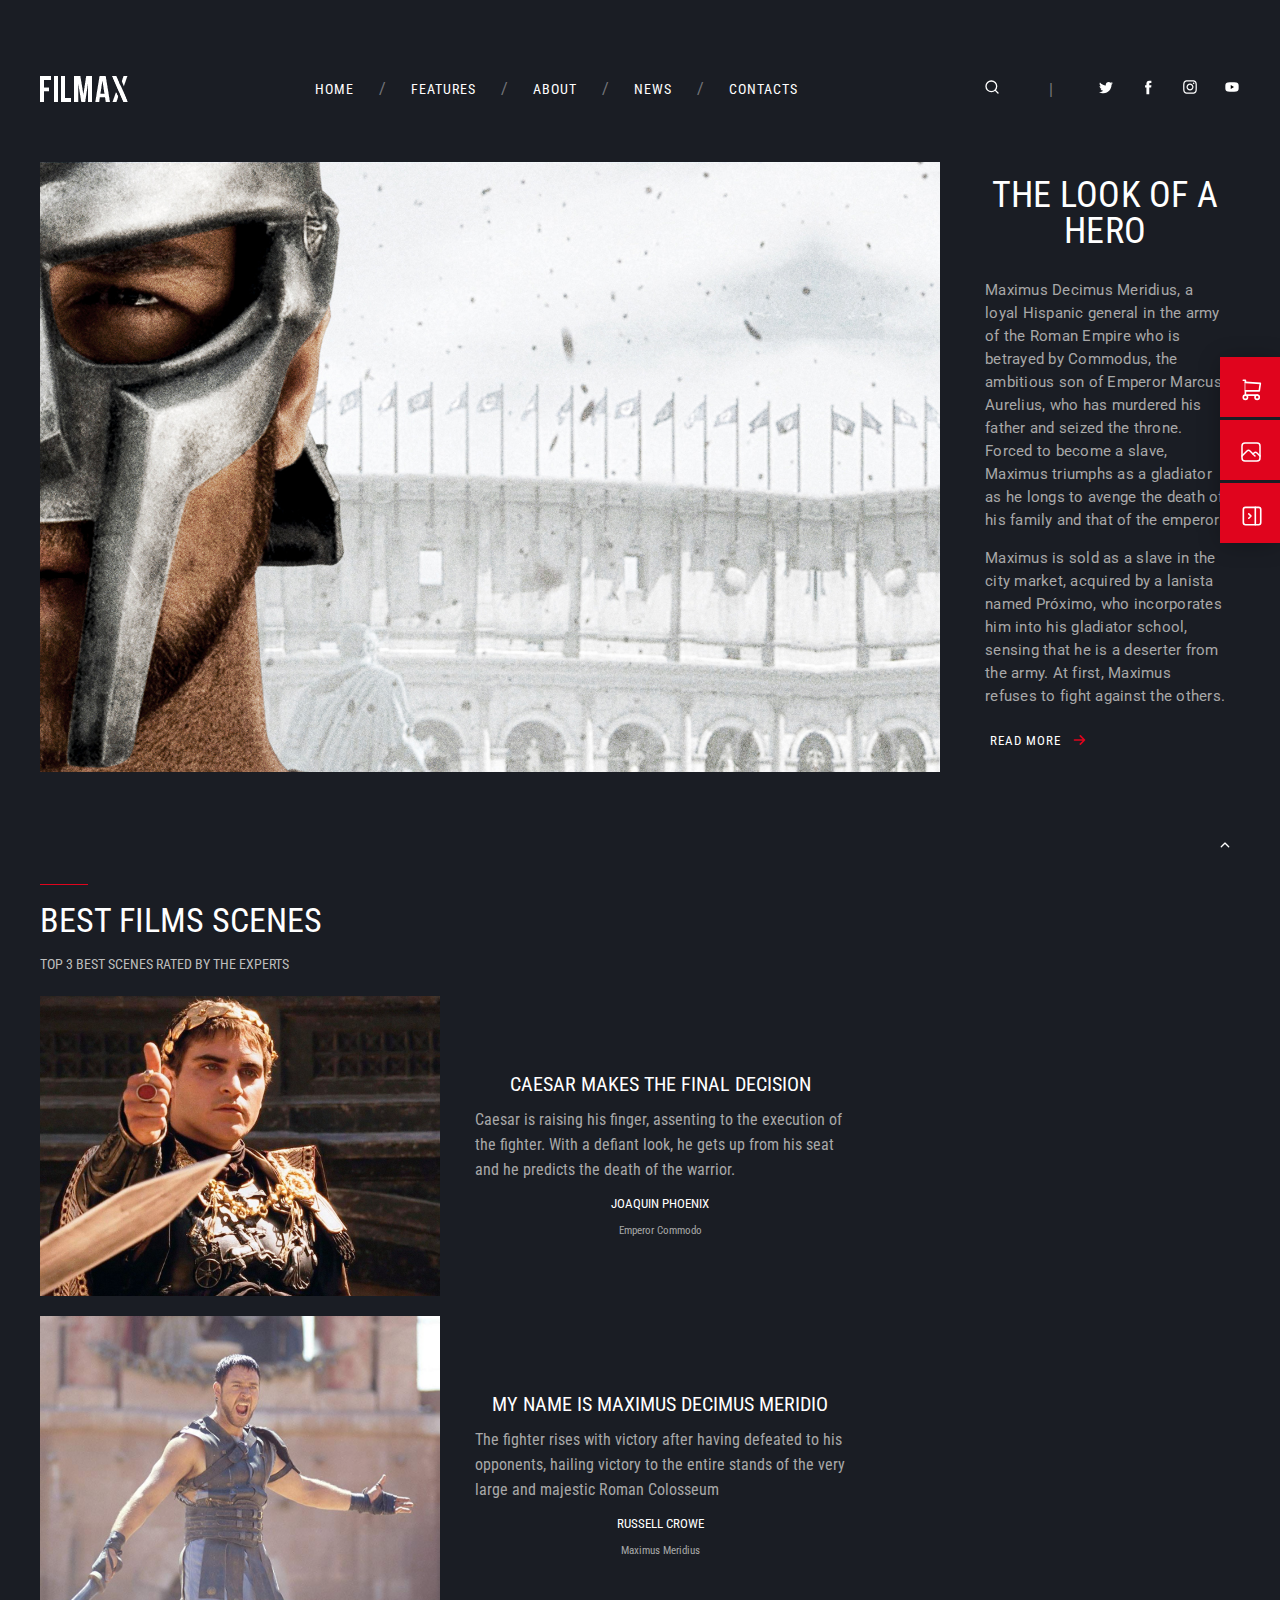
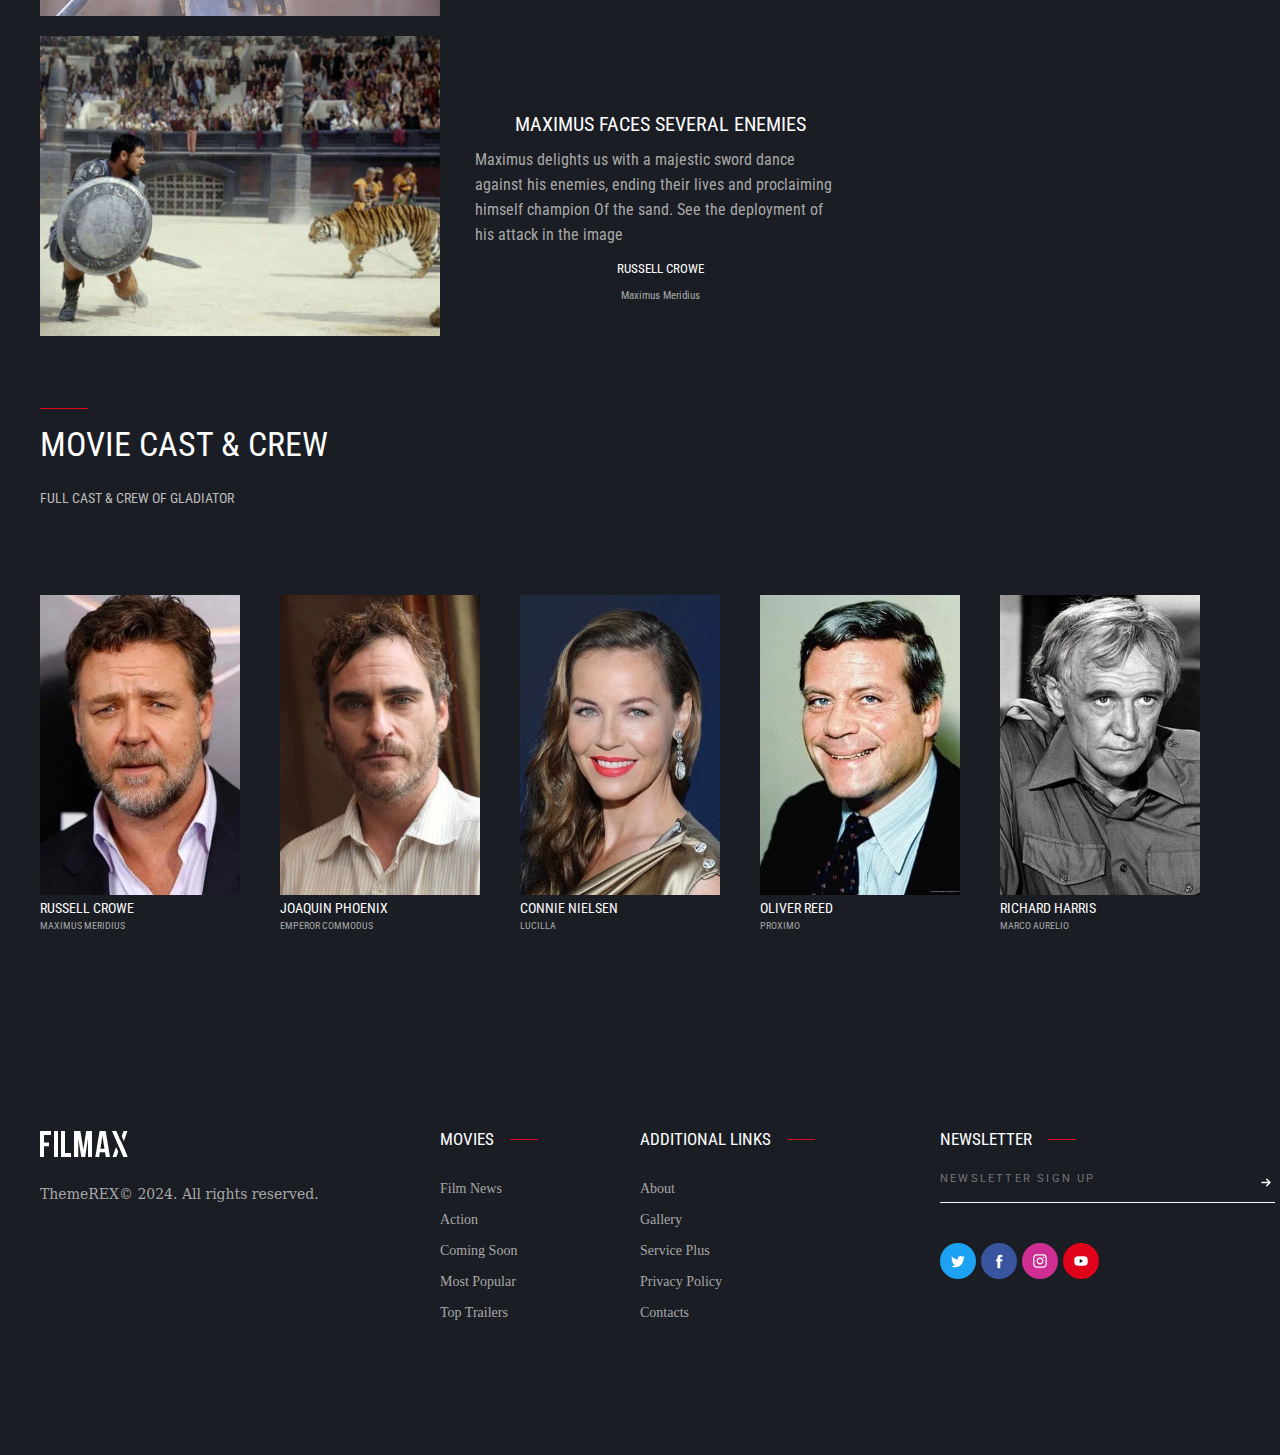
<file: detailPage/gladiator.html>
<!DOCTYPE html>
<html lang="es">
  <head>
    <meta charset="UTF-8" />
    <meta name="viewport" content="width=device-width, initial-scale=1.0" />
    <title>Página Detalle Filmax</title>
    <link rel="preconnect" href="https://fonts.googleapis.com" />
    <link rel="preconnect" href="https://fonts.gstatic.com" crossorigin />
    <link
      href="https://fonts.googleapis.com/css2?family=Roboto+Condensed:ital,wght@0,700;1,700&family=Roboto:wght@400;700&display=swap"
      rel="stylesheet"
    />
    <link rel="stylesheet" href="gladiatorDetails.css" />
  </head>

  <body>
    <div class="background sticky">
      <header class="header wrapper">
        <img
          src="imagesDetail/logo-1x.png"
          alt="Logo de la empresa Filmax"
          class="logo"
        />
        <ul class="main-menu">
          <li><a href="../index.html" class="link-default">Home</a></li>
          <li><a href="#" class="link-default">Features</a></li>
          <li><a href="#" class="link-default">About</a></li>
          <li><a href="#" class="link-default">News</a></li>
          <li><a href="#" class="link-default">Contacts</a></li>
        </ul>
        <div class="tools-menu">
          <search class="search">
            <svg
              class="feather feather-search"
              fill="none"
              height="24"
              stroke="currentColor"
              stroke-linecap="round"
              stroke-linejoin="round"
              stroke-width="2"
              viewBox="0 0 24 24"
              width="24"
              xmlns="http://www.w3.org/2000/svg"
            >
              <circle cx="11" cy="11" r="8" />
              <line x1="21" x2="16.65" y1="21" y2="16.65" />
            </svg>
          </search>
          <ul class="social-menu">
            <li>
              <a href="#" class="social-menu-twitter">
                <svg
                  enable-background="new 0 0 56.693 56.693"
                  height="56.693px"
                  id="Layer_1"
                  version="1.1"
                  viewBox="0 0 56.693 56.693"
                  width="56.693px"
                  xml:space="preserve"
                  xmlns="http://www.w3.org/2000/svg"
                  xmlns:xlink="http://www.w3.org/1999/xlink"
                >
                  <path
                    d="M52.837,15.065c-1.811,0.805-3.76,1.348-5.805,1.591c2.088-1.25,3.689-3.23,4.444-5.592c-1.953,1.159-4.115,2-6.418,2.454  c-1.843-1.964-4.47-3.192-7.377-3.192c-5.581,0-10.106,4.525-10.106,10.107c0,0.791,0.089,1.562,0.262,2.303  c-8.4-0.422-15.848-4.445-20.833-10.56c-0.87,1.492-1.368,3.228-1.368,5.082c0,3.506,1.784,6.6,4.496,8.412  c-1.656-0.053-3.215-0.508-4.578-1.265c-0.001,0.042-0.001,0.085-0.001,0.128c0,4.896,3.484,8.98,8.108,9.91  c-0.848,0.23-1.741,0.354-2.663,0.354c-0.652,0-1.285-0.063-1.902-0.182c1.287,4.015,5.019,6.938,9.441,7.019  c-3.459,2.711-7.816,4.327-12.552,4.327c-0.815,0-1.62-0.048-2.411-0.142c4.474,2.869,9.786,4.541,15.493,4.541  c18.591,0,28.756-15.4,28.756-28.756c0-0.438-0.009-0.875-0.028-1.309C49.769,18.873,51.483,17.092,52.837,15.065z"
                  />
                </svg>
              </a>
            </li>
            <li>
              <a href="#" class="social-menu-facebook">
                <svg
                  enable-background="new 0 0 56.693 56.693"
                  height="56.693px"
                  id="Layer_1"
                  version="1.1"
                  viewBox="0 0 56.693 56.693"
                  width="56.693px"
                  xml:space="preserve"
                  xmlns="http://www.w3.org/2000/svg"
                  xmlns:xlink="http://www.w3.org/1999/xlink"
                >
                  <path
                    d="M40.43,21.739h-7.645v-5.014c0-1.883,1.248-2.322,2.127-2.322c0.877,0,5.395,0,5.395,0V6.125l-7.43-0.029  c-8.248,0-10.125,6.174-10.125,10.125v5.518h-4.77v8.53h4.77c0,10.947,0,24.137,0,24.137h10.033c0,0,0-13.32,0-24.137h6.77  L40.43,21.739z"
                  />
                </svg>
              </a>
            </li>
            <li>
              <a href="#" class="social-menu-instagram">
                <svg
                  height="56.693px"
                  style="
                    fill-rule: #ffffff;
                    clip-rule: evenodd;
                    stroke-linejoin: round;
                    stroke-miterlimit: 2;
                  "
                  version="1.1"
                  viewBox="0 0 600 600"
                  width="56.693px"
                  xml:space="preserve"
                  xmlns="http://www.w3.org/2000/svg"
                  xmlns:serif="http://www.serif.com/"
                  xmlns:xlink="http://www.w3.org/1999/xlink"
                >
                  <g transform="matrix(1.01619,0,0,1.01619,44,43.8384)">
                    <path
                      d="M251.921,0.159C183.503,0.159 174.924,0.449 148.054,1.675C121.24,2.899 102.927,7.157 86.902,13.385C70.336,19.823 56.287,28.437 42.282,42.442C28.277,56.447 19.663,70.496 13.225,87.062C6.997,103.086 2.739,121.399 1.515,148.213C0.289,175.083 0,183.662 0,252.08C0,320.497 0.289,329.076 1.515,355.946C2.739,382.76 6.997,401.073 13.225,417.097C19.663,433.663 28.277,447.712 42.282,461.718C56.287,475.723 70.336,484.337 86.902,490.775C102.927,497.002 121.24,501.261 148.054,502.484C174.924,503.71 183.503,504 251.921,504C320.338,504 328.917,503.71 355.787,502.484C382.601,501.261 400.914,497.002 416.938,490.775C433.504,484.337 447.553,475.723 461.559,461.718C475.564,447.712 484.178,433.663 490.616,417.097C496.843,401.073 501.102,382.76 502.325,355.946C503.551,329.076 503.841,320.497 503.841,252.08C503.841,183.662 503.551,175.083 502.325,148.213C501.102,121.399 496.843,103.086 490.616,87.062C484.178,70.496 475.564,56.447 461.559,42.442C447.553,28.437 433.504,19.823 416.938,13.385C400.914,7.157 382.601,2.899 355.787,1.675C328.917,0.449 320.338,0.159 251.921,0.159ZM251.921,45.551C319.186,45.551 327.154,45.807 353.718,47.019C378.28,48.14 391.619,52.244 400.496,55.693C412.255,60.263 420.647,65.723 429.462,74.538C438.278,83.353 443.737,91.746 448.307,103.504C451.757,112.381 455.861,125.72 456.981,150.282C458.193,176.846 458.45,184.814 458.45,252.08C458.45,319.345 458.193,327.313 456.981,353.877C455.861,378.439 451.757,391.778 448.307,400.655C443.737,412.414 438.278,420.806 429.462,429.621C420.647,438.437 412.255,443.896 400.496,448.466C391.619,451.916 378.28,456.02 353.718,457.14C327.158,458.352 319.191,458.609 251.921,458.609C184.65,458.609 176.684,458.352 150.123,457.14C125.561,456.02 112.222,451.916 103.345,448.466C91.586,443.896 83.194,438.437 74.378,429.621C65.563,420.806 60.103,412.414 55.534,400.655C52.084,391.778 47.98,378.439 46.859,353.877C45.647,327.313 45.391,319.345 45.391,252.08C45.391,184.814 45.647,176.846 46.859,150.282C47.98,125.72 52.084,112.381 55.534,103.504C60.103,91.746 65.563,83.353 74.378,74.538C83.194,65.723 91.586,60.263 103.345,55.693C112.222,52.244 125.561,48.14 150.123,47.019C176.687,45.807 184.655,45.551 251.921,45.551Z"
                      style="fill-rule: nonzero"
                    />
                    <path
                      d="M251.921,336.053C205.543,336.053 167.947,298.457 167.947,252.08C167.947,205.702 205.543,168.106 251.921,168.106C298.298,168.106 335.894,205.702 335.894,252.08C335.894,298.457 298.298,336.053 251.921,336.053ZM251.921,122.715C180.474,122.715 122.556,180.633 122.556,252.08C122.556,323.526 180.474,381.444 251.921,381.444C323.367,381.444 381.285,323.526 381.285,252.08C381.285,180.633 323.367,122.715 251.921,122.715Z"
                      style="fill-rule: nonzero"
                    />
                    <path
                      d="M416.627,117.604C416.627,134.3 403.092,147.834 386.396,147.834C369.701,147.834 356.166,134.3 356.166,117.604C356.166,100.908 369.701,87.374 386.396,87.374C403.092,87.374 416.627,100.908 416.627,117.604Z"
                      style="fill-rule: nonzero"
                    />
                  </g>
                </svg>
              </a>
            </li>
            <li>
              <a href="#" class="social-menu-youtube">
                <svg
                  height="56.693px"
                  style="
                    fill-rule: evenodd;
                    clip-rule: evenodd;
                    stroke-linejoin: round;
                    stroke-miterlimit: 1.41421;
                  "
                  version="1.1"
                  viewBox="0 0 24 24"
                  width="56.693px"
                  xml:space="preserve"
                  xmlns="http://www.w3.org/2000/svg"
                  xmlns:serif="http://www.serif.com/"
                  xmlns:xlink="http://www.w3.org/1999/xlink"
                >
                  <rect
                    height="56.693px"
                    id="Artboard15"
                    style="fill: none"
                    width="56.693px"
                    x="0"
                    y="0"
                  />
                  <g>
                    <path
                      d="M2.093,9.075c0.125,-1.941 1.629,-3.509 3.562,-3.716c2.005,-0.202 4.136,-0.311 6.345,-0.311c2.209,0 4.34,0.109 6.345,0.312c1.933,0.206 3.437,1.774 3.562,3.715c0.061,0.956 0.093,1.933 0.093,2.925c0,0.992 -0.032,1.969 -0.093,2.925c-0.125,1.941 -1.629,3.509 -3.562,3.716c-2.005,0.202 -4.136,0.311 -6.345,0.311c-2.209,0 -4.34,-0.109 -6.345,-0.312c-1.933,-0.206 -3.437,-1.774 -3.562,-3.715c-0.061,-0.956 -0.093,-1.933 -0.093,-2.925c0,-0.992 0.032,-1.969 0.093,-2.925Z"
                    />
                    <path
                      d="M15.055,12l-4.909,2.995l0,-5.99l4.909,2.995Z"
                      style="fill: #000000"
                    />
                  </g>
                </svg>
              </a>
            </li>
          </ul>
        </div>
      </header>
    </div>

    <main>
      <div class="background">
        <section class="movie wrapper">
          <img
            class="movie__wallpaper"
            src="imagesDetail/gladiator_image.jpg"
            alt=""
          />
          <article>
            <div class="movie__data">
              <h1 class="movie__title">The look of a Hero</h1>
              <p class="movie__info">
                Maximus Decimus Meridius, a loyal Hispanic general in the army
                of the Roman Empire who is betrayed by Commodus, the ambitious
                son of Emperor Marcus Aurelius, who has murdered his father and
                seized the throne. Forced to become a slave, Maximus triumphs as
                a gladiator as he longs to avenge the death of his family and
                that of the emperor.
              </p>
              <p class="movie__info">
                Maximus is sold as a slave in the city market, acquired by a
                lanista named Próximo, who incorporates him into his gladiator
                school, sensing that he is a deserter from the army. At first,
                Maximus refuses to fight against the others.
              </p>
              <a href="#" class="movie__link"
                >Read More
                <svg
                  width="800px"
                  height="800px"
                  viewBox="0 0 24 24"
                  fill="none"
                  xmlns="http://www.w3.org/2000/svg"
                >
                  <path
                    d="M6 12H18M18 12L13 7M18 12L13 17"
                    stroke="#e0041d"
                    stroke-width="2"
                    stroke-linecap="round"
                    stroke-linejoin="round"
                  />
                </svg>
              </a>
            </div>
          </article>
        </section>

        <section class="gallery__films wrapper">
          <div>
            <h1 class="gallery__films__title">best films scenes</h1>
            <p class="gallery__films__subtitle">
              Top 3 best scenes rated by the experts
            </p>
          </div>

          <article class="gallery__article">
            <img
              class="gallery__image"
              src="imagesDetail/gladiator_image_cesar.jpg"
              alt=""
            />
            <div class="gallery__data">
              <h3>
                <a href="#" class="gallery__title">
                  Caesar makes the final decision
                </a>
              </h3>
              <h4 class="gallery__subtitle">
                Caesar is raising his finger, assenting to the execution of the
                fighter. With a defiant look, he gets up from his seat and he
                predicts the death of the warrior.
              </h4>
              <div class="gallery__actors">
                <a href="#" class="gallery__actors__link">Joaquin Phoenix</a>
              </div>
              <div class="gallery__characters">
                <a href="#" class="gallery__characters__link"
                  >Emperor Commodo</a
                >
              </div>
            </div>
          </article>

          <article class="gallery__article">
            <img
              class="gallery__image"
              src="imagesDetail/gladiator_image_fight.jpg"
              alt=""
            />
            <div class="gallery__data">
              <h3>
                <a href="#" class="gallery__title">
                  My name is Maximus Decimus Meridio
                </a>
              </h3>
              <h4>
                <a href="#" class="gallery__subtitle">
                  The fighter rises with victory after having defeated to his
                  opponents, hailing victory to the entire stands of the very
                  large and majestic Roman Colosseum
                </a>
              </h4>
              <div class="gallery__actors">
                <a href="#" class="gallery__actors__link"> Russell Crowe </a>
              </div>
              <div class="gallery__characters">
                <a href="#" class="gallery__characters__link"
                  >Maximus Meridius
                </a>
              </div>
            </div>
          </article>

          <article class="gallery__article">
            <img
              class="gallery__image"
              src="imagesDetail/gladiator_image_tiger.jpg"
              alt=""
            />
            <div class="gallery__data">
              <h3>
                <a href="#" class="gallery__title"
                  >Maximus faces several enemies
                </a>
              </h3>
              <h4>
                <a href="#" class="gallery__subtitle">
                  Maximus delights us with a majestic sword dance against his
                  enemies, ending their lives and proclaiming himself champion
                  Of the sand. See the deployment of his attack in the image
                </a>
              </h4>
              <div class="gallery__actors">
                <a href="#" class="gallery__actors__link"> Russell Crowe </a>
              </div>
              <div class="gallery__characters">
                <a href="#" class="gallery__characters__link"
                  >Maximus Meridius
                </a>
              </div>
            </div>
          </article>
        </section>

        <div class="movie__cast__container wrapper">
          <h1 class="movie__cast__title">Movie cast & crew</h1>
          <p class="movie__cast__subtitle">Full cast & crew of Gladiator</p>
        </div>

        <section class="movie__cast wrapper">
          <article class="movie__cast__article">
            <img
              class="movie__cast__img"
              src="imagesDetail/rusellcrowe.webp"
              alt=""
            />
            <div class="movie__cast__data">
              <h1>
                <a href="#" class="movie__cast__actorsname">Russell Crowe</a>
              </h1>
              <p class="movie__cast__charactername">Maximus Meridius</p>
            </div>
          </article>

          <article class="movie__cast__article">
            <img
              class="movie__cast__img"
              src="imagesDetail/joaquinphoenix.webp"
              alt=""
            />
            <div class="movie__cast__data">
              <h1>
                <a href="#" class="movie__cast__actorsname">Joaquin Phoenix</a>
              </h1>
              <p class="movie__cast__charactername">Emperor Commodus</p>
            </div>
          </article>

          <article class="movie__cast__article">
            <img
              class="movie__cast__img"
              src="imagesDetail/connienielsen.webp"
              alt=""
            />
            <div class="movie__cast__data">
              <h1>
                <a href="#" class="movie__cast__actorsname">Connie Nielsen</a>
              </h1>
              <p class="movie__cast__charactername">Lucilla</p>
            </div>
          </article>

          <article class="movie__cast__article">
            <img
              class="movie__cast__img"
              src="imagesDetail/oliverreed.webp"
              alt=""
            />
            <div class="movie__cast__data">
              <h1>
                <a href="#" class="movie__cast__actorsname">Oliver Reed</a>
              </h1>
              <p class="movie__cast__charactername">Proximo</p>
            </div>
          </article>

          <article class="movie__cast__article">
            <img
              class="movie__cast__img"
              src="imagesDetail/richardharris.webp"
              alt=""
            />
            <div class="movie__cast__data">
              <h1>
                <a href="#" class="movie__cast__actorsname">Richard Harris</a>
              </h1>
              <p class="movie__cast__charactername">Marco Aurelio</p>
            </div>
          </article>

          <article class="movie__cast__article">
            <img
              class="movie__cast__img"
              src="imagesDetail/djimonhounsou.webp"
              alt=""
            />
            <div class="movie__cast__data">
              <h1>
                <a href="#" class="movie__cast__actorsname">Djimon Hounsou</a>
              </h1>
              <p class="movie__cast__charactername">Juba</p>
            </div>
          </article>
        </section>
      </div>
    </main>

    <footer>
      <div class="background">
        <section class="footer__wrapper wrapper">
          <article class="footer__data">
            <img
              src="imagesDetail/logo-1x.png"
              alt="Logo de la empresa Filmax"
              class="logo"
            />
            <p class="footer__rights">
              <a href="" class="footer__link__rights">ThemeREX</a>© 2024. All
              rights reserved.
            </p>
          </article>

          <article class="footer__data">
            <h1 class="footer__title">Movies</h1>
            <ul>
              <li><a href="#" class="footer__links">Film News</a></li>
              <li><a href="#" class="footer__links">Action</a></li>
              <li><a href="#" class="footer__links">Coming Soon</a></li>
              <li><a href="#" class="footer__links">Most Popular</a></li>
              <li><a href="#" class="footer__links">Top Trailers</a></li>
            </ul>
          </article>

          <article class="footer__data">
            <h1 class="footer__title">Additional Links</h1>
            <ul>
              <li><a href="#" class="footer__links">About</a></li>
              <li><a href="#" class="footer__links">Gallery</a></li>
              <li><a href="#" class="footer__links">Service Plus</a></li>
              <li><a href="#" class="footer__links">Privacy Policy</a></li>
              <li><a href="#" class="footer__links">Contacts</a></li>
            </ul>
          </article>

          <article class="footer__data">
            <h1 class="footer__title">Newsletter</h1>
            <form class="footer__form" action="">
              <input
                type="email"
                name="email"
                placeholder="Newsletter Sign Up"
                class="footer__email"
              />
              <button class="footer__button">
                <svg
                  width="800px"
                  height="800px"
                  viewBox="0 0 24 24"
                  xmlns="http://www.w3.org/2000/svg"
                >
                  <path
                    d="M6 12H18M18 12L13 7M18 12L13 17"
                    stroke-width="2"
                    stroke-linecap="round"
                    stroke-linejoin="round"
                  />
                </svg>
              </button>
            </form>

            <menu class="footer__social__menu">
              <ul class="footer__social__svg">
                <a href="#" class="twitter">
                  <svg
                    enable-background="new 0 0 56.693 56.693"
                    height="56.693px"
                    id="Layer_1"
                    version="1.1"
                    viewBox="0 0 56.693 56.693"
                    width="56.693px"
                    xml:space="preserve"
                    xmlns="http://www.w3.org/2000/svg"
                    xmlns:xlink="http://www.w3.org/1999/xlink"
                  >
                    <path
                      d="M52.837,15.065c-1.811,0.805-3.76,1.348-5.805,1.591c2.088-1.25,3.689-3.23,4.444-5.592c-1.953,1.159-4.115,2-6.418,2.454  c-1.843-1.964-4.47-3.192-7.377-3.192c-5.581,0-10.106,4.525-10.106,10.107c0,0.791,0.089,1.562,0.262,2.303  c-8.4-0.422-15.848-4.445-20.833-10.56c-0.87,1.492-1.368,3.228-1.368,5.082c0,3.506,1.784,6.6,4.496,8.412  c-1.656-0.053-3.215-0.508-4.578-1.265c-0.001,0.042-0.001,0.085-0.001,0.128c0,4.896,3.484,8.98,8.108,9.91  c-0.848,0.23-1.741,0.354-2.663,0.354c-0.652,0-1.285-0.063-1.902-0.182c1.287,4.015,5.019,6.938,9.441,7.019  c-3.459,2.711-7.816,4.327-12.552,4.327c-0.815,0-1.62-0.048-2.411-0.142c4.474,2.869,9.786,4.541,15.493,4.541  c18.591,0,28.756-15.4,28.756-28.756c0-0.438-0.009-0.875-0.028-1.309C49.769,18.873,51.483,17.092,52.837,15.065z"
                    />
                  </svg>
                </a>
                <a href="#" class="facebook">
                  <svg
                    enable-background="new 0 0 56.693 56.693"
                    height="56.693px"
                    id="Layer_1"
                    version="1.1"
                    viewBox="0 0 56.693 56.693"
                    width="56.693px"
                    xml:space="preserve"
                    xmlns="http://www.w3.org/2000/svg"
                    xmlns:xlink="http://www.w3.org/1999/xlink"
                  >
                    <path
                      d="M40.43,21.739h-7.645v-5.014c0-1.883,1.248-2.322,2.127-2.322c0.877,0,5.395,0,5.395,0V6.125l-7.43-0.029  c-8.248,0-10.125,6.174-10.125,10.125v5.518h-4.77v8.53h4.77c0,10.947,0,24.137,0,24.137h10.033c0,0,0-13.32,0-24.137h6.77  L40.43,21.739z"
                    />
                  </svg>
                </a>
                <a href="#" class="instagram">
                  <svg
                    height="56.693px"
                    style="
                      fill-rule: #ffffff;
                      clip-rule: evenodd;
                      stroke-linejoin: round;
                      stroke-miterlimit: 2;
                    "
                    version="1.1"
                    viewBox="0 0 600 600"
                    width="56.693px"
                    xml:space="preserve"
                    xmlns="http://www.w3.org/2000/svg"
                    xmlns:serif="http://www.serif.com/"
                    xmlns:xlink="http://www.w3.org/1999/xlink"
                  >
                    <g transform="matrix(1.01619,0,0,1.01619,44,43.8384)">
                      <path
                        d="M251.921,0.159C183.503,0.159 174.924,0.449 148.054,1.675C121.24,2.899 102.927,7.157 86.902,13.385C70.336,19.823 56.287,28.437 42.282,42.442C28.277,56.447 19.663,70.496 13.225,87.062C6.997,103.086 2.739,121.399 1.515,148.213C0.289,175.083 0,183.662 0,252.08C0,320.497 0.289,329.076 1.515,355.946C2.739,382.76 6.997,401.073 13.225,417.097C19.663,433.663 28.277,447.712 42.282,461.718C56.287,475.723 70.336,484.337 86.902,490.775C102.927,497.002 121.24,501.261 148.054,502.484C174.924,503.71 183.503,504 251.921,504C320.338,504 328.917,503.71 355.787,502.484C382.601,501.261 400.914,497.002 416.938,490.775C433.504,484.337 447.553,475.723 461.559,461.718C475.564,447.712 484.178,433.663 490.616,417.097C496.843,401.073 501.102,382.76 502.325,355.946C503.551,329.076 503.841,320.497 503.841,252.08C503.841,183.662 503.551,175.083 502.325,148.213C501.102,121.399 496.843,103.086 490.616,87.062C484.178,70.496 475.564,56.447 461.559,42.442C447.553,28.437 433.504,19.823 416.938,13.385C400.914,7.157 382.601,2.899 355.787,1.675C328.917,0.449 320.338,0.159 251.921,0.159ZM251.921,45.551C319.186,45.551 327.154,45.807 353.718,47.019C378.28,48.14 391.619,52.244 400.496,55.693C412.255,60.263 420.647,65.723 429.462,74.538C438.278,83.353 443.737,91.746 448.307,103.504C451.757,112.381 455.861,125.72 456.981,150.282C458.193,176.846 458.45,184.814 458.45,252.08C458.45,319.345 458.193,327.313 456.981,353.877C455.861,378.439 451.757,391.778 448.307,400.655C443.737,412.414 438.278,420.806 429.462,429.621C420.647,438.437 412.255,443.896 400.496,448.466C391.619,451.916 378.28,456.02 353.718,457.14C327.158,458.352 319.191,458.609 251.921,458.609C184.65,458.609 176.684,458.352 150.123,457.14C125.561,456.02 112.222,451.916 103.345,448.466C91.586,443.896 83.194,438.437 74.378,429.621C65.563,420.806 60.103,412.414 55.534,400.655C52.084,391.778 47.98,378.439 46.859,353.877C45.647,327.313 45.391,319.345 45.391,252.08C45.391,184.814 45.647,176.846 46.859,150.282C47.98,125.72 52.084,112.381 55.534,103.504C60.103,91.746 65.563,83.353 74.378,74.538C83.194,65.723 91.586,60.263 103.345,55.693C112.222,52.244 125.561,48.14 150.123,47.019C176.687,45.807 184.655,45.551 251.921,45.551Z"
                        style="fill-rule: nonzero"
                      />
                      <path
                        d="M251.921,336.053C205.543,336.053 167.947,298.457 167.947,252.08C167.947,205.702 205.543,168.106 251.921,168.106C298.298,168.106 335.894,205.702 335.894,252.08C335.894,298.457 298.298,336.053 251.921,336.053ZM251.921,122.715C180.474,122.715 122.556,180.633 122.556,252.08C122.556,323.526 180.474,381.444 251.921,381.444C323.367,381.444 381.285,323.526 381.285,252.08C381.285,180.633 323.367,122.715 251.921,122.715Z"
                        style="fill-rule: nonzero"
                      />
                      <path
                        d="M416.627,117.604C416.627,134.3 403.092,147.834 386.396,147.834C369.701,147.834 356.166,134.3 356.166,117.604C356.166,100.908 369.701,87.374 386.396,87.374C403.092,87.374 416.627,100.908 416.627,117.604Z"
                        style="fill-rule: nonzero"
                      />
                    </g>
                  </svg>
                </a>
                <a href="#" class="youtube">
                  <svg
                    height="56.693px"
                    style="
                      fill-rule: evenodd;
                      clip-rule: evenodd;
                      stroke-linejoin: round;
                      stroke-miterlimit: 1.41421;
                    "
                    version="1.1"
                    viewBox="0 0 24 24"
                    width="56.693px"
                    xml:space="preserve"
                    xmlns="http://www.w3.org/2000/svg"
                    xmlns:serif="http://www.serif.com/"
                    xmlns:xlink="http://www.w3.org/1999/xlink"
                  >
                    <rect
                      height="56.693px"
                      id="Artboard15"
                      style="fill: none"
                      width="56.693px"
                      x="0"
                      y="0"
                    />
                    <g>
                      <path
                        d="M2.093,9.075c0.125,-1.941 1.629,-3.509 3.562,-3.716c2.005,-0.202 4.136,-0.311 6.345,-0.311c2.209,0 4.34,0.109 6.345,0.312c1.933,0.206 3.437,1.774 3.562,3.715c0.061,0.956 0.093,1.933 0.093,2.925c0,0.992 -0.032,1.969 -0.093,2.925c-0.125,1.941 -1.629,3.509 -3.562,3.716c-2.005,0.202 -4.136,0.311 -6.345,0.311c-2.209,0 -4.34,-0.109 -6.345,-0.312c-1.933,-0.206 -3.437,-1.774 -3.562,-3.715c-0.061,-0.956 -0.093,-1.933 -0.093,-2.925c0,-0.992 0.032,-1.969 0.093,-2.925Z"
                      />
                      <path
                        d="M15.055,12l-4.909,2.995l0,-5.99l4.909,2.995Z"
                        style="fill: #000000"
                      />
                    </g>
                  </svg>
                </a>
              </ul>
            </menu>
          </article>
        </section>
      </div>
    </footer>

    <aside class="asidebar">
      <ul class="asidebar__container">
        <a href="#" class="carrito">
          <svg
            xmlns="http://www.w3.org/2000/svg"
            width="100"
            height="100"
            viewBox="0 0 24 24"
            stroke-width="1.5"
            stroke="#ffffff"
            fill="none"
            stroke-linecap="round"
            stroke-linejoin="round"
            style="
              transform: translate(-50%, -50%) scale(1.6) translate(50%, 50%);
            "
          >
            <path stroke="none" d="M0 0h24v24H0z" fill="none"></path>
            <path d="M6 19m-2 0a2 2 0 1 0 4 0a2 2 0 1 0 -4 0"></path>
            <path d="M17 19m-2 0a2 2 0 1 0 4 0a2 2 0 1 0 -4 0"></path>
            <path d="M17 17h-11v-14h-2"></path>
            <path d="M6 5l14 1l-1 7h-13"></path>
          </svg>
        </a>
        <a href="#" class="gallery">
          <svg
            xmlns="http://www.w3.org/2000/svg"
            width="44"
            height="44"
            viewBox="0 0 24 24"
            stroke-width="1.5"
            stroke="#ffffff"
            fill="none"
            stroke-linecap="round"
            stroke-linejoin="round"
            style="
              transform: translate(-50%, -50%) scale(1.5) translate(50%, 50%);
            "
          >
            <path stroke="none" d="M0 0h24v24H0z" fill="none"></path>
            <path d="M15 8h.01"></path>
            <path
              d="M3 6a3 3 0 0 1 3 -3h12a3 3 0 0 1 3 3v12a3 3 0 0 1 -3 3h-12a3 3 0 0 1 -3 -3v-12z"
            ></path>
            <path d="M3 16l5 -5c.928 -.893 2.072 -.893 3 0l5 5"></path>
            <path d="M14 14l1 -1c.928 -.893 2.072 -.893 3 0l3 3"></path>
          </svg>
        </a>
        <a href="#" class="hidebar">
          <svg
            xmlns="http://www.w3.org/2000/svg"
            width="100"
            height="100"
            viewBox="0 0 24 24"
            stroke-width="1.5"
            stroke="#ffffff"
            fill="none"
            stroke-linecap="round"
            stroke-linejoin="round"
            style="
              transform: translate(-50%, -50%) scale(1.63) translate(50%, 50%);
            "
          >
            <path stroke="none" d="M0 0h24v24H0z" fill="none"></path>
            <path
              d="M4 4m0 2a2 2 0 0 1 2 -2h12a2 2 0 0 1 2 2v12a2 2 0 0 1 -2 2h-12a2 2 0 0 1 -2 -2z"
            ></path>
            <path d="M15 4v16"></path>
            <path d="M9 10l2 2l-2 2"></path>
          </svg>
        </a>
      </ul>
    </aside>
    <a href="#" class="asidebar__button__svg">
      <svg
        width="800px"
        height="800px"
        viewBox="0 0 24 24"
        xmlns="http://www.w3.org/2000/svg"
      >
        <path
          d="M18.2929 15.2893C18.6834 14.8988 18.6834 14.2656 18.2929 13.8751L13.4007 8.98766C12.6195 8.20726 11.3537 8.20757 10.5729 8.98835L5.68257 13.8787C5.29205 14.2692 5.29205 14.9024 5.68257 15.2929C6.0731 15.6835 6.70626 15.6835 7.09679 15.2929L11.2824 11.1073C11.673 10.7168 12.3061 10.7168 12.6966 11.1073L16.8787 15.2893C17.2692 15.6798 17.9024 15.6798 18.2929 15.2893Z"
        />
      </svg>
    </a>
  </body>
</html>
</file>
<file: style.css>
@import url(normalize.css);

/* ------------ ROOT ------------- */

:root {
  --color-blanco: #ffffff;
  --color-negro: #000000;
  --color-negro-matiz: #00000080;
  --color-negro-bg: #1a1d24;
  --color-blanco-roto: #f2f2f2;
  --color-gris: #bdbdbd;
  --color-gris-d2: #d2d2d2;
  --color-gris-roto: #a8a8a8;
  --color-gris-clarito: #b8b8b8;
  --color-gris-b8ba: #b8babb;
  --color-gris-artificial: #737373;
  --color-azul-twitter: #1da1f3;
  --color-azul-facebook: #3a559f;
  --color-rosa-instagram: #ce2e92;
  --color-rojo-youtube: #e0011a;
  --color-rojo-intense: #e0041d;
  --color-gold: #f8b350;
  --color-rosa: pink;
}

body {
  font-family: "Roboto", sans-serif;
  color: var(--color-blanco);
}

.background {
  background-color: var(--color-negro-bg);
}

.sticky {
  position: sticky;
  top: 0;
  z-index: 6;
}

a {
  text-decoration: none;
}

svg {
  fill: currentColor;
  width: 16px;
  height: 16px;
}

.link-default {
  color: var(--color-blanco);
  font-family: "Roboto Condensed", sans-serif;
  text-transform: uppercase;
  letter-spacing: 1px;
  font-size: 13px;
}

/* ----------- MAIN ------------ */

main {
  background-color: var(--color-blanco-roto);
}

.wrapper {
  max-inline-size: 1200px;
  margin: auto;
}

.header,
.main-menu,
.tools-menu,
.social-menu {
  display: flex;
}

header {
  margin-inline: auto;
  justify-content: space-between;
  align-items: center;
  height: 89px;
  padding-block: 44px 29px;
}

.logo {
  width: 88px;
  height: auto;
}
.main-menu a {
  color: var(--color-blanco);
  font-family: "Roboto Condensed", sans-serif;
  text-transform: uppercase;
  text-decoration: none;
  font-size: 14px;
}

.main-menu li:not(:last-child)::after {
  content: "/";
  padding-inline: 25px;
  color: rgba(209, 209, 209, 0.5);
}

.search svg {
  fill: none;
}

.tools-menu .search:not(:last-child)::after {
  content: "|";
  display: inline-block;
  vertical-align: middle;
  padding-inline: 45px;
  color: rgba(209, 209, 209, 0.5);
}

.social-menu {
  gap: 26px;
}

.social-menu a {
  color: var(--color-blanco);
}

.social-menu-twitter:hover {
  color: var(--color-azul-twitter);
}

.social-menu-facebook:hover {
  color: var(--color-azul-facebook);
}

.social-menu-instagram:hover {
  color: var(--color-rosa-instagram);
}

.social-menu-youtube:hover {
  color: var(--color-rojo-youtube);
}

.hero-banner {
  position: relative;
  display: flex;
  gap: 30px;
  padding-bottom: 200px;
}

.hero-banner__image {
  max-width: 75%;
  max-height: 610px;
  object-fit: cover;
  flex-basis: 74%;
}
.hero-banner__data {
  position: absolute;
  bottom: 200px;
  right: 0;
  background-color: var(--color-negro-bg);
  max-width: 400px;
  padding-top: 33px;
  padding-left: 29px;
}
.hero-banner__tittle {
  font-family: "Roboto Condensed", sans-serif;
  font-size: 37px;
}

.hero-banner__description {
  color: var(--color-gris-roto);
  font-size: 14px;
  line-height: 23px;
  margin-block: 22px;
}

.hero-banner__link {
  display: flex;
  align-items: center;
  gap: 6px;
  color: var(--color-blanco);
  font-family: "Roboto Condensed", sans-serif;
  text-transform: uppercase;
  letter-spacing: 1px;
  font-size: 13px;
  margin-bottom: 5px;
}
.hero-banner__link:hover {
  color: var(--color-rojo-intense);
}

.hero-banner__link svg {
  display: inline-block;
  width: 20px;
  height: 20px;
  stroke: var(--color-rojo-intense);
}

/* ----------- ASIDE ------------ */

.aside {
  width: 23%;
}

.aside__tittle {
  margin-bottom: 32px;
  font-family: "Roboto Condensed", sans-serif;
  font-size: 17px;
  text-transform: uppercase;
}

.aside__tittle::after {
  content: "";
  display: inline-block;
  width: 28px;
  height: 1px;
  margin-left: 16px;
  vertical-align: middle;
  background-color: rgb(224, 4, 29);
}

.aside__list {
  display: flex;
  flex-direction: column;
  gap: 30px;
}

.aside__item {
  display: flex;
  gap: 20px;
  font-family: "Roboto Condensed", sans-serif;
}

.aside__subtittle {
  font-family: "Roboto Condensed", sans-serif;
  font-size: 16px;
  margin-bottom: 4px;
  display: flex;
  text-transform: capitalize;
  color: var(--color-blanco);
}

.aside__subtittle:hover {
  color: var(--color-gris-roto);
}

.aside__date {
  color: var(--color-gris-roto);
  font-size: 11px;
  font-family: "Roboto Condensed", sans-serif;
  text-transform: uppercase;
  letter-spacing: 1px;
}

.aside__date:hover {
  color: var(--color-blanco);
}

/* ----------- SLIDER ------------ */

.slider {
  display: flex;
  height: 400px;
  gap: 20px;
}
.slider-films {
  position: relative;
  top: -100px;
}

.slider-films__buttons {
  margin-bottom: 34px;
}

.slider-films__button {
  background-color: transparent;
  border: 0;
  color: var(--color-gris-clarito);
  font-family: "Roboto Condensed", sans-serif;
  text-transform: uppercase;
  font-size: 13px;
  letter-spacing: 1.1px;
}

.slider-films__button:active,
.slider-films__button:hover {
  color: var(--color-blanco);
}

.slider-films__button:not(:last-child):after {
  content: "/";
  display: inline-block;
  vertical-align: middle;
  padding-inline: 25px;
  color: var(--color-gris);
}

.slider__slide {
  display: flex;
  position: relative;
  align-items: end;
  background-repeat: no-repeat;
  background-size: cover;
  width: 20%;
  height: 100%;
  cursor: pointer;
}

.slider__slide > div {
  padding: 18px;
}

.slider__slide-tittle {
  font-family: "Roboto Condensed", sans-serif;
  text-transform: uppercase;
  font-size: 17px;
  letter-spacing: normal;
  color: var(--color-blanco);
}
.slider__slide-tittle:hover {
  color: var(--color-gris);
}

.slider__slide-genre {
  font-family: "Roboto", sans-serif;
  display: inline-block;
  margin-top: 5px;
  font-size: 12px;
  padding-right: 2px;
  text-transform: capitalize;
  color: #bdbdbd;
}
.slider__slide-genre:hover {
  color: var(--color-blanco);
}

.slider__slide svg {
  position: absolute;
  top: 50%;
  left: 50%;
  translate: -50% -50%;
  border: 2px solid rgba(255, 255, 255, 0.5);
  border-radius: 50%;
  padding: 15px;
}

.slider__slide:hover svg {
  border: 2px solid rgba(255, 255, 255, 1);
}

.slide1 {
  background-image: linear-gradient(transparent 50%, #00000080),
    url(images/post-18-copyright-485x665.jpg);
}
.slide2 {
  background-image: linear-gradient(transparent 50%, #00000080),
    url(images/post-19-copyright-485x598.jpg);
}
.slide3 {
  background-image: linear-gradient(transparent 50%, #00000080),
    url(images/post-20-copyright-485x598.jpg);
}
.slide4 {
  background-image: linear-gradient(transparent 50%, #00000080),
    url(images/post-21-copyright-485x665.jpg);
}
.slide5 {
  background-image: linear-gradient(transparent 50%, #00000080),
    url(images/post-22-copyright-485x665.jpg);
}

/* ----------- RELEASES ------------ */

.bg-image {
  background-image: url(images/bg_samurai.jpg);
  background-repeat: no-repeat;
  background-size: cover;
  position: relative;
  margin-top: 80px;
}

.bg-image::before {
  content: "";
  display: inline-block;
  width: 100%;
  height: 80px;
  background-color: rgba(255, 255, 255);
  position: absolute;
  top: -80px;
}

.releases {
  display: flex;
  justify-content: end;
  align-items: center;
  min-height: 511px;
  color: var(--color-negro-bg);
}

.releases__article {
  width: 50%;
}

.releases__title {
  display: flex;
  flex-direction: column;
  gap: 34px;
  font-family: "Roboto Condensed", sans-serif;
  font-size: 13px;
  text-transform: uppercase;
  color: var(--color-gris-artificial);
  margin-bottom: 2.3em;
}

.releases__title::before {
  /* asi es como se hacen las rallitas de colores como separadores */
  content: "";
  display: inline-block;
  width: 48px;
  height: 1px;
  background-color: rgb(224, 4, 29);
}

.releases__subtitle {
  font-family: "Roboto Condensed", sans-serif;
  font-size: 37px;
  margin-bottom: 23px;
  text-transform: uppercase;
}

.releases__info {
  display: inline-block;
  font-family: "Roboto Condensed", sans-serif;
  font-size: 13px;
  text-transform: uppercase;
  margin-bottom: 2.3em;
}

.releases__info span:first-child {
  margin-right: 2.8em;
}

.releases__description {
  font-family: "Roboto", sans-serif;
  color: var(--color-gris-artificial);
  font-size: 15px;
  margin-bottom: 2.3em;
  text-align: start;
}

.releases__actions {
  font-family: "Roboto Condensed", sans-serif;
  text-transform: uppercase;
  margin-bottom: 20px;
}

.releases__link svg {
  margin-bottom: -3px;
}

.releases__link {
  color: var(--color-negro-bg);
  display: inline-block;
  font-family: "Roboto Condensed", sans-serif;
  font-size: 13px;
  text-transform: uppercase;
  letter-spacing: 1px;
  margin-bottom: 2.3em;
}

.releases__link:hover {
  color: var(--color-rojo-intense);
}

.releases__link:first-child {
  color: var(--color-rojo-intense);
  margin-right: 20px;
  gap: 2px;
}

.portraits {
  display: flex;
  height: 400px;
}

.portraits__films {
  display: flex;
  position: absolute;
  align-items: start;
  background-repeat: no-repeat;
  background-size: cover;
}

/* ----------- MOVIES ------------ */

.movies {
  display: flex;
}

.movies__article {
  position: relative;
}

.movies__image {
  width: 100%;
  height: 100%;
}

.movies__article::before {
  /* a las imagenes no se les puede hacer ni un after ni un before!! */
  content: "";
  background: linear-gradient(transparent 50%, #00000080);
  position: absolute;
  left: 0;
  top: 0;
  bottom: 0;
  right: 0;
}

.movies__data {
  position: absolute;
  left: 0;
  bottom: 0;
  padding: 1em 2.38em 0;
  margin-bottom: 3.1em;
  transition: all 0.5s;
}

h3.movies__title::before {
  content: "";
  display: inline-block;
  width: 44px;
  height: 1px;
  background-color: var(--color-gold);
}

.movies__title {
  font-family: "Roboto Condensed", sans-serif;
  font-size: 27px;
  text-transform: uppercase;
  color: var(--color-blanco);
  letter-spacing: 0.2px;
  display: flex;
  flex-direction: column;
  gap: 30px;
  margin-bottom: 15px;
}

.movies__title:hover {
  color: var(--color-gris);
}

.movies__genre {
  font-family: "Roboto", sans-serif;
  font-size: 12px;
  text-transform: capitalize;
  color: var(--color-gris);
}

.movies__genre:nth-child(3)::before {
  content: "/";
  padding-inline: 5px;
  color: rgba(209, 209, 209, 0.5);
}

.movies__genre:hover {
  color: var(--color-blanco);
}

.movies__actions {
  position: relative;
  bottom: -40px;
  opacity: 0;
  /* transition: all 0.5s; */
}

.movies__article:hover .movies__actions {
  bottom: -30px;
  opacity: 1;
}

.movies__article:hover .movies__data {
  bottom: 60px;
}

.movies__links {
  font-family: "Roboto Condensed", sans-serif;
  font-size: 11px;
  color: var(--color-blanco);
  text-transform: uppercase;
}

.movies__links:hover {
  color: var(--color-gris);
}

.movies__links svg {
  display: inline-block;
  width: 20px;
  height: 20px;
  stroke: var(--color-gold);
  border-radius: 100%;
  background-color: rgb(46, 48, 54);
  justify-content: center;
  margin-bottom: -5px;
  margin-right: 5px;
  margin-left: 5px;
}

/* ----------- OPINIONS ------------ */

.opinions {
  display: flex;
  align-items: center;
  background-color: var(--color-rojo-intense);
}

.opinions__wrapper {
  display: flex;
  align-items: center;
  flex-direction: row;
  gap: 30px;
  overflow-x: auto;
  padding-block: 120px;
  scroll-snap-type: x mandatory;
  scroll-behavior: smooth;
}

.opinions__opinion {
  flex-shrink: 0;
  /* flex-basis: 33%; */
  width: calc(33.333% - 30px);
  /* el width se puede utilizar en vez del flex basis (PERO lo tuve que poner al 30-31% para poder ver todo el texto... */
  text-align: center;
  scroll-snap-align: start;
}

.opinions__image {
  border-radius: 50%;
}

.opinions__image-box {
  position: relative;
}

.opinions__image-box::after {
  content: url(images/quoteblancasvg.svg);
  position: absolute;
  bottom: -20px;
  left: 50%;
  display: inline-block;
  width: 25px;
  height: 23px;
  translate: -50%;
  background-color: var(--color-negro-bg);
  border-radius: 50%;
  padding: 6px;
}

.opinions__text {
  margin-block: 46px 1.85em;
  font-size: 20px;
  text-align: center;
  font-family: "Lora", serif;
  color: var(--color-blanco);
  line-height: 30px;
}

.opinions__name {
  margin-bottom: 8px;
  text-align: center;
  text-transform: uppercase;
  font-size: 13px;
  font-family: "Roboto Condensed", sans-serif;
  letter-spacing: 1px;
  font-weight: 700;
}

.opinions__job {
  font-size: 12px;
  font-family: "Roboto", sans-serif;
  text-align: center;
}

/* ----------- GRID ------------ */

.news {
  padding-block: 120px;
}

.news__title {
  display: flex;
  flex-direction: column;
  font-family: "Roboto Condensed", sans-serif;
  font-size: 37px;
  letter-spacing: -0.3px;
  gap: 34px;
  color: var(--color-negro-bg);
  text-transform: uppercase;
}

.news__title::before {
  content: "";
  display: inline-block;
  height: 1px;
  width: 48px;
  background-color: var(--color-rojo-intense);
}

.news__description {
  line-height: 1.1em;
  margin-block: 8px 42px;
  color: var(--color-gris-artificial);
  font-size: 15px;
}

.news__grid {
  display: grid;
  grid-template-columns: 2fr 1fr 1fr;
  grid-gap: 30px;
  grid-auto-rows: 270px;
}

.news__gridarticle {
  display: flex;
  flex-direction: column;
  justify-content: end;
  background-repeat: no-repeat;
  background-size: cover;
  background-position: center;
  padding: 1em 1.5em;
  font-family: "Roboto Condensed", sans-serif;
  text-transform: uppercase;
}

.news__gridarticle.article1 {
  grid-row: span 2;
}

.news__gridarticle.article4 {
  grid-column: span 2;
}

.article1 {
  font-size: 37px;
  gap: 10px;
  background-image: linear-gradient(rgb(0 0 0 / 0.5), rgb(0 0 0/ 0.5)),
    url(images/post-3-copyright-1170x658.jpg);
}

.article2 {
  background-image: linear-gradient(rgb(0 0 0 / 0.5), rgb(0 0 0/ 0.5)),
    url(images/post-12-copyright-760x428.jpg);
  font-size: 17px;
  gap: 10px;
}

.article3 {
  background-image: linear-gradient(rgb(0 0 0 / 0.5), rgb(0 0 0/ 0.5)),
    url(images/post-5-copyright-760x428.jpg);
  font-size: 17px;
  gap: 10px;
}

.article4 {
  background-image: linear-gradient(rgb(0 0 0 / 0.5), rgb(0 0 0/ 0.5)),
    url(images/post-6-copyright-760x428.jpg);
  font-size: 24px;
  gap: 10px;
}

.news__gridcategory {
  font-family: "Roboto Condensed", sans-serif;
  font-size: 11px;
  color: var(--color-gold);
  margin-bottom: 20px;
  letter-spacing: 0.25px;
}

.news__gridtitle {
  color: var(--color-blanco);
  margin-bottom: 20px;
  font-family: "Roboto Condensed", sans-serif;
  /* font-size: 37px; */
}
.news__griddata a {
  font-family: "Roboto Condensed", sans-serif;
  font-size: 11px;
  color: var(--color-gris-d2);
  letter-spacing: 1px;
  margin-right: 10px;
}

.news__date:hover {
  color: var(--color-blanco);
}

.news__likes:hover svg {
  /* margin-right: 2.75px; */
  color: var(--color-blanco);
}

.news__likes svg {
  margin-bottom: -3px;
}

.news__comments:hover svg {
  /* margin-right: 2.75px; */
  color: var(--color-blanco);
}

.news__comments svg {
  margin-bottom: -3px;
}

.news__counters_number {
  font-family: "Roboto Condensed", sans-serif;
  font-size: 11px;
  color: var(--color-gris-d2);
  margin-right: 2.75px;
}

.news__counters_number:hover {
  color: var(--color-blanco);
}

.news__counters_label {
  font-family: "Roboto Condensed", sans-serif;
  font-size: 11px;
  color: var(--color-gris-d2);
  margin-right: 2.75px;
}

/* ----------- FOOTER ------------ */

.footer__wrapper {
  background-color: var(--color-negro-bg);
  color: var(--color-gris-b8ba);
  padding-block: 120px;
  display: grid;
  /* grid-template-columns: 1fr 0.5fr 0.75fr 1fr; */
  grid-template-columns: 2fr 1fr 1.5fr 1.5fr;
  /* grid-gap: 50px; */
}
.footer__data {
  display: flex;
  flex-direction: column;
  justify-content: start;
  text-align: start;
}

.footer__rights {
  margin-top: 30px;
  font-family: "Lora", "serif";
  font-size: 14px;
  color: var(--color-gris-roto);
  font-weight: 400;
}

.footer__link__rights {
  text-transform: capitalize;
  font-family: "Lora", "serif";
  font-size: 14px;
  color: var(--color-gris-roto);
  font-weight: 400;
}

.footer__link__rights:hover {
  color: var(--color-blanco);
}

.footer__title {
  margin-bottom: 17px;
  font-family: "Roboto Condensed", sans-serif;
  text-transform: uppercase;
  font-size: 17px;
  display: flex;
  align-items: center;
  color: var(--color-blanco);
}

.footer__title::after {
  content: "";
  display: inline-block;
  background-color: var(--color-rojo-intense);
  width: 28px;
  height: 1px;
  margin: -1px 0px 0px 16px;
}
.footer__links {
  text-align: start;
  font-family: "Lora", serif;
  text-transform: capitalize;
  font-size: 14px;
  color: var(--color-gris-roto);
}

.footer__links:hover {
  color: var(--color-blanco);
}

.footer__data li {
  margin-block: 15px;
}

.footer__email {
  background: transparent;
  border: 0;
  border-bottom: 1px solid var(--color-blanco);
  letter-spacing: 2.2px;
  padding: 7px 35px 17px 0px;
  font-family: "Roboto", sans-serif;
  text-transform: uppercase;
  font-size: 11px;
  color: var(--color-blanco);
  caret-color: var(--color-blanco);
  width: 100%;
}
.footer__form {
  position: relative;
}
.footer__email:focus {
  border-color: var(--color-blanco);
  outline: none;
}

.footer__social__svg {
  display: flex;
  flex-direction: row;
  align-items: center;
  gap: 5px;
  padding: 40px 40px 40px 0px;
  color: var(--color-blanco);
}

.footer__button {
  background-color: transparent;
  box-shadow: none;
  border: none;
  position: absolute;
  right: -40px;
  top: 50%;
  translate: 0 -50%;
}

.footer__button svg {
  stroke: var(--color-blanco);
}

.footer__button:hover svg {
  stroke: var(--color-rojo-youtube);
}

.footer__social__svg .twitter {
  padding: 10px;
  line-height: 0;
  background-color: var(--color-azul-twitter);
  border-radius: 50%;
  color: var(--color-blanco);
}

.footer__social__svg .facebook {
  padding: 10px;
  line-height: 0;
  background-color: var(--color-azul-facebook);
  border-radius: 50%;
  color: var(--color-blanco);
}

.footer__social__svg .instagram {
  padding: 10px;
  line-height: 0;
  background-color: var(--color-rosa-instagram);
  border-radius: 50%;
  color: var(--color-blanco);
}

.footer__social__svg .youtube {
  padding: 10px;
  line-height: 0;
  background-color: var(--color-rojo-youtube);
  border-radius: 50%;
  color: var(--color-blanco);
}

/* ----------- ASIDE BAR ------------ */

.asidebar {
  position: fixed;
  top: 50%;
  right: 0;
  transform: translateY(-50%);
  box-shadow: 0 2px 24px -2px rgba(0, 0, 0, 0.3);
}

.asidebar__container {
  display: flex;
  flex-direction: column;
  gap: 3px;
}
.asidebar__container svg {
  margin-right: 7px;
  margin-bottom: 5px;
}
.asidebar__container .carrito {
  width: 60px;
  height: 60px;
  background-color: var(--color-rojo-intense);
  color: var(--color-rojo-intense);
  align-items: center;
  display: flex;
  justify-content: center;
}

.asidebar__container .gallery {
  width: 60px;
  height: 60px;
  background-color: var(--color-rojo-intense);
  color: var(--color-rojo-intense);
  align-items: center;
  display: flex;
  justify-content: center;
}

.asidebar__container .hidebar {
  width: 60px;
  height: 60px;
  background-color: var(--color-rojo-intense);
  color: var(--color-rojo-intense);
  align-items: center;
  display: flex;
  justify-content: center;
}

.asidebar__button__svg {
  color: var(--color-blanco);
  position: fixed;
  bottom: 30px;
  right: 30px;
  background-color: var(--color-negro-bg);
  width: 50px;
  height: 50px;
  display: flex;
  align-items: center;
  justify-content: center;
}

.asidebar__button__svg:hover svg {
  fill: var(--color-rojo-intense);
}
</file>
<file: detailPage/gladiatorDetails.css>
@import url(normalize.css);

body {
  font-family: "Roboto", sans-serif;
  color: #ffffff;
}

.background {
  background-color: #1a1d24;
}

.sticky {
  position: sticky;
  top: 0;
  z-index: 6;
}

a {
  text-decoration: none;
}

svg {
  fill: currentColor;
  width: 16px;
  height: 16px;
}

.link-default {
  color: #ffffff;
  font-family: "Roboto Condensed", sans-serif;
  text-transform: uppercase;
  letter-spacing: 1px;
  font-size: 13px;
}

main {
  background-color: #f2f2f2;
}

.wrapper {
  max-inline-size: 1200px;
  margin: auto;
}

.header,
.main-menu,
.tools-menu,
.social-menu {
  display: flex;
}

header {
  margin-inline: auto;
  justify-content: space-between;
  align-items: center;
  height: 89px;
  padding-block: 44px 29px;
}

.logo {
  width: 88px;
  height: auto;
}
.main-menu a {
  color: #ffffff;
  font-family: "Roboto Condensed", sans-serif;
  text-transform: uppercase;
  text-decoration: none;
  font-size: 14px;
}

.main-menu li:not(:last-child)::after {
  content: "/";
  padding-inline: 25px;
  color: rgba(209, 209, 209, 0.5);
}

.search svg {
  fill: none;
}

.tools-menu .search:not(:last-child)::after {
  content: "|";
  display: inline-block;
  vertical-align: middle;
  padding-inline: 45px;
  color: rgba(209, 209, 209, 0.5);
}

.social-menu {
  gap: 26px;
}

.social-menu a {
  color: #ffffff;
}

.social-menu-twitter:hover {
  color: #1da1f3;
}

.social-menu-facebook:hover {
  color: #3a559f;
}

.social-menu-instagram:hover {
  color: #ce2e92;
}

.social-menu-youtube:hover {
  color: #e0011a;
}

/* MAIN */
.movie {
  position: relative;
  display: flex;
  gap: 30px;
  padding-bottom: 100px;
}
.movie__wallpaper {
  max-width: 75%;
  max-height: 610px;
  object-fit: cover;
  flex-basis: 74%;
}
.movie__title {
  font-family: "Roboto Condensed", sans-serif;
  font-size: 36px;
  text-transform: uppercase;
  letter-spacing: 0.25px;
  padding: 15px;
  display: flex;
  text-align: center;
  color: #ffffff;
}

.movie__info {
  font-family: "Roboto", sans-serif;
  font-size: 15px;
  letter-spacing: 0.25px;
  color: #a8a8a8;
  line-height: 23px;
  margin-block: 15px;
  margin-inline: 15px;
  text-align: start;
}

.movie__link {
  display: flex;
  align-items: center;
  gap: 6px;
  color: #ffffff;
  font-family: "Roboto Condensed", sans-serif;
  text-transform: uppercase;
  text-align: start;
  letter-spacing: 1px;
  font-size: 13px;
  margin-block: 22px;
  margin-inline: 20px;
}
.movie__link:hover {
  color: #e0041d;
}

.movie__link svg {
  display: inline-block;
  width: 25px;
  height: 20px;
  stroke: #e0041d;
}

/* SLIDER */
.gallery__films::before {
  content: "";
  display: inline-block;
  width: 48px;
  height: 1px;
  position: relative;
  vertical-align: start;
  background-color: rgb(224, 4, 29);
}
.gallery__films__title {
  text-transform: uppercase;
  color: #ffffff;
  font-family: "Roboto Condensed", sans-serif;
  font-size: 34px;
  display: flex;
  text-align: center;
  justify-content: start;
  padding: 15px 15px 15px 0px;
}

.gallery__films__subtitle {
  font-family: "Roboto Condensed", sans-serif;
  font-size: 14px;
  margin-bottom: 4px;
  display: flex;
  text-transform: uppercase;
  color: #bdbdbd;
  padding: 5px 5px 5px 0px;
}

.gallery__article {
  display: flex;
  /* height: 400px; */
  gap: 20px;
  margin-top: 20px;
  position: relative;
}

.gallery__image {
  height: 300px;
  width: 400px;
  display: flex;
  object-fit: cover;
  flex-direction: column;
  object-position: left;
}

.gallery__data {
  height: 300px;
  width: 400px;
  display: flex;
  flex-direction: column;
  align-items: center;
}

.gallery__title {
  display: flex;
  justify-content: start;
  text-align: start;
  font-family: "Roboto Condensed", sans-serif;
  font-size: 20px;
  text-transform: uppercase;
  color: #ffffff;
  padding: 80px 15px 15px 15px;
  gap: 15px;
  line-height: 16px;
  /* margin-inline: 10px; */
}

.gallery__title:hover {
  color: #a8a8a8;
}
.gallery__subtitle {
  display: flex;
  text-align: start;
  font-family: "Roboto Condensed", sans-serif;
  font-size: 16px;
  color: #a8a8a8;
  gap: 15px;
  line-height: 25px;
  padding: 0px 15px 15px 15px;
}

.gallery__actors {
  display: flex;
  text-align: start;
  font-family: "Roboto Condensed", sans-serif;
  font-size: 13px;
  text-transform: uppercase;
  padding: 0px 15px 15px 15px;
  gap: 15px;
}
.gallery__actors__link {
  color: #ffffff;
}
.gallery__actors__link:hover {
  color: #a8a8a8;
}
.gallery__characters {
  color: #a8a8a8;
  text-transform: capitalize;
  font-family: "Roboto Condensed", sans-serif;
  font-size: 11px;
  display: flex;
  text-align: start;
  padding: 0px 15px 15px 15px;
}
.gallery__characters__link {
  color: #a8a8a8;
}

/* CAST TITLE */

.movie__cast__container {
  text-transform: uppercase;
  font-family: "Roboto Condensed", sans-serif;
  text-align: start;
  justify-content: start;
  padding: 60px 0px 15px 0px;
}
.movie__cast__title {
  color: #ffffff;
  font-size: 34px;
  padding: 15px 0px 15px 0px;
}

.movie__cast__subtitle {
  color: #bdbdbd;
  font-size: 14px;
  padding: 15px 15px 15px 0px;
}

/* CAST */

.movie__cast {
  display: flex;
  flex-direction: row;
  overflow-x: auto;
  padding-block: 60px;
  scroll-snap-type: x mandatory;
  scroll-behavior: smooth;
}
.movie__cast__container::before {
  content: "";
  display: inline-block;
  width: 48px;
  height: 1px;
  vertical-align: start;
  background-color: rgb(224, 4, 29);
}

.movie__cast__article {
  display: flex;
  flex-direction: column;
  flex-shrink: 0;
  flex-basis: 20%;
  scroll-snap-align: start;
}

.movie__cast__img {
  display: flex;
  flex-direction: row;
  width: 200px;
}

.movie__cast__data {
  display: flex;
  flex-direction: column;
  font-family: "Roboto Condensed", sans-serif;
  text-transform: uppercase;
  justify-content: center;
  text-align: start;
  padding: 5px 0px 15px 0px;
}

.movie__cast__actorsname {
  font-size: 14px;
  color: #ffffff;
}

.movie__cast__actorsname:hover {
  color: #bdbdbd;
}

.movie__cast__charactername {
  font-size: 10px;
  color: #a8a8a8;
  margin: 5px 0px;
}

/* FOOTER */

.footer__wrapper {
  background-color: #1a1d24;
  color: #b8babb;
  padding-block: 120px;
  display: grid;
  grid-template-columns: 2fr 1fr 1.5fr 1.5fr;
}
.footer__data {
  display: flex;
  flex-direction: column;
  justify-content: start;
  text-align: start;
  /* padding: 15px;
  margin: 9px; */
}

.footer__rights {
  margin-top: 30px;
  font-family: "Lora", "serif";
  font-size: 14px;
  color: #a8a8a8;
  font-weight: 400;
}

.footer__link__rights {
  text-transform: capitalize;
  font-family: "Lora", "serif";
  font-size: 14px;
  color: #a8a8a8;
  font-weight: 400;
}

.footer__link__rights:hover {
  color: #ffffff;
}

.footer__title {
  margin-bottom: 17px;
  font-family: "Roboto Condensed", sans-serif;
  text-transform: uppercase;
  font-size: 17px;
  display: flex;
  align-items: center;
  color: #ffffff;
}

.footer__title::after {
  content: "";
  display: inline-block;
  background-color: #e0041d;
  width: 28px;
  height: 1px;
  margin: -1px 0px 0px 16px;
}
.footer__links {
  text-align: start;
  font-family: "Lora", serif;
  text-transform: capitalize;
  font-size: 14px;
  color: #a8a8a8;
}

.footer__links:hover {
  color: #ffffff;
}

.footer__data li {
  margin-block: 15px;
}

.footer__email {
  background: transparent;
  border: 0;
  border-bottom: 1px solid #ffffff;
  letter-spacing: 2.2px;
  padding: 7px 35px 17px 0px;
  font-family: "Roboto", sans-serif;
  text-transform: uppercase;
  font-size: 11px;
  color: #ffffff;
  caret-color: #ffffff;
  width: 100%;
}
.footer__form {
  position: relative;
}
.footer__email:focus {
  border-color: #ffffff;
  outline: none;
}

.footer__social__svg {
  display: flex;
  flex-direction: row;
  align-items: center;
  gap: 5px;
  padding: 40px 40px 40px 0px;
  color: #ffffff;
}

.footer__button {
  background-color: transparent;
  box-shadow: none;
  border: none;
  position: absolute;
  right: -40px;
  top: 50%;
  translate: 0 -50%;
}

.footer__button svg {
  stroke: #ffffff;
}

.footer__button:hover svg {
  stroke: #e0011a;
}

.footer__social__svg .twitter {
  padding: 10px;
  line-height: 0;
  background-color: #1da1f3;
  border-radius: 50%;
  color: #ffffff;
}

.footer__social__svg .facebook {
  padding: 10px;
  line-height: 0;
  background-color: #3a559f;
  border-radius: 50%;
  color: #ffffff;
}

.footer__social__svg .instagram {
  padding: 10px;
  line-height: 0;
  background-color: #ce2e92;
  border-radius: 50%;
  color: #ffffff;
}

.footer__social__svg .youtube {
  padding: 10px;
  line-height: 0;
  background-color: #e0011a;
  border-radius: 50%;
  color: #ffffff;
}
/* ASIDE BAR (FIXED A TODA LA PAG)*/
.asidebar {
  position: fixed;
  top: 50%;
  right: 0;
  transform: translateY(-50%);
  box-shadow: 0 2px 24px -2px rgba(0, 0, 0, 0.3);
}

.asidebar__container {
  display: flex;
  flex-direction: column;
  gap: 3px;
}
.asidebar__container svg {
  margin-right: 7px;
  margin-bottom: 5px;
}
.asidebar__container .carrito {
  width: 60px;
  height: 60px;
  background-color: #e0041d;
  color: #e0041d;
  align-items: center;
  display: flex;
  justify-content: center;
}

.asidebar__container .gallery {
  width: 60px;
  height: 60px;
  background-color: #e0041d;
  color: #e0041d;
  align-items: center;
  display: flex;
  justify-content: center;
}

.asidebar__container .hidebar {
  width: 60px;
  height: 60px;
  background-color: #e0041d;
  color: #e0041d;
  align-items: center;
  display: flex;
  justify-content: center;
}

.asidebar__button__svg {
  color: #ffffff;
  position: fixed;
  bottom: 30px;
  right: 30px;
  background-color: #1a1d24;
  width: 50px;
  height: 50px;
  display: flex;
  align-items: center;
  justify-content: center;
}

.asidebar__button__svg:hover svg {
  fill: #e0041d;
}
</file>
